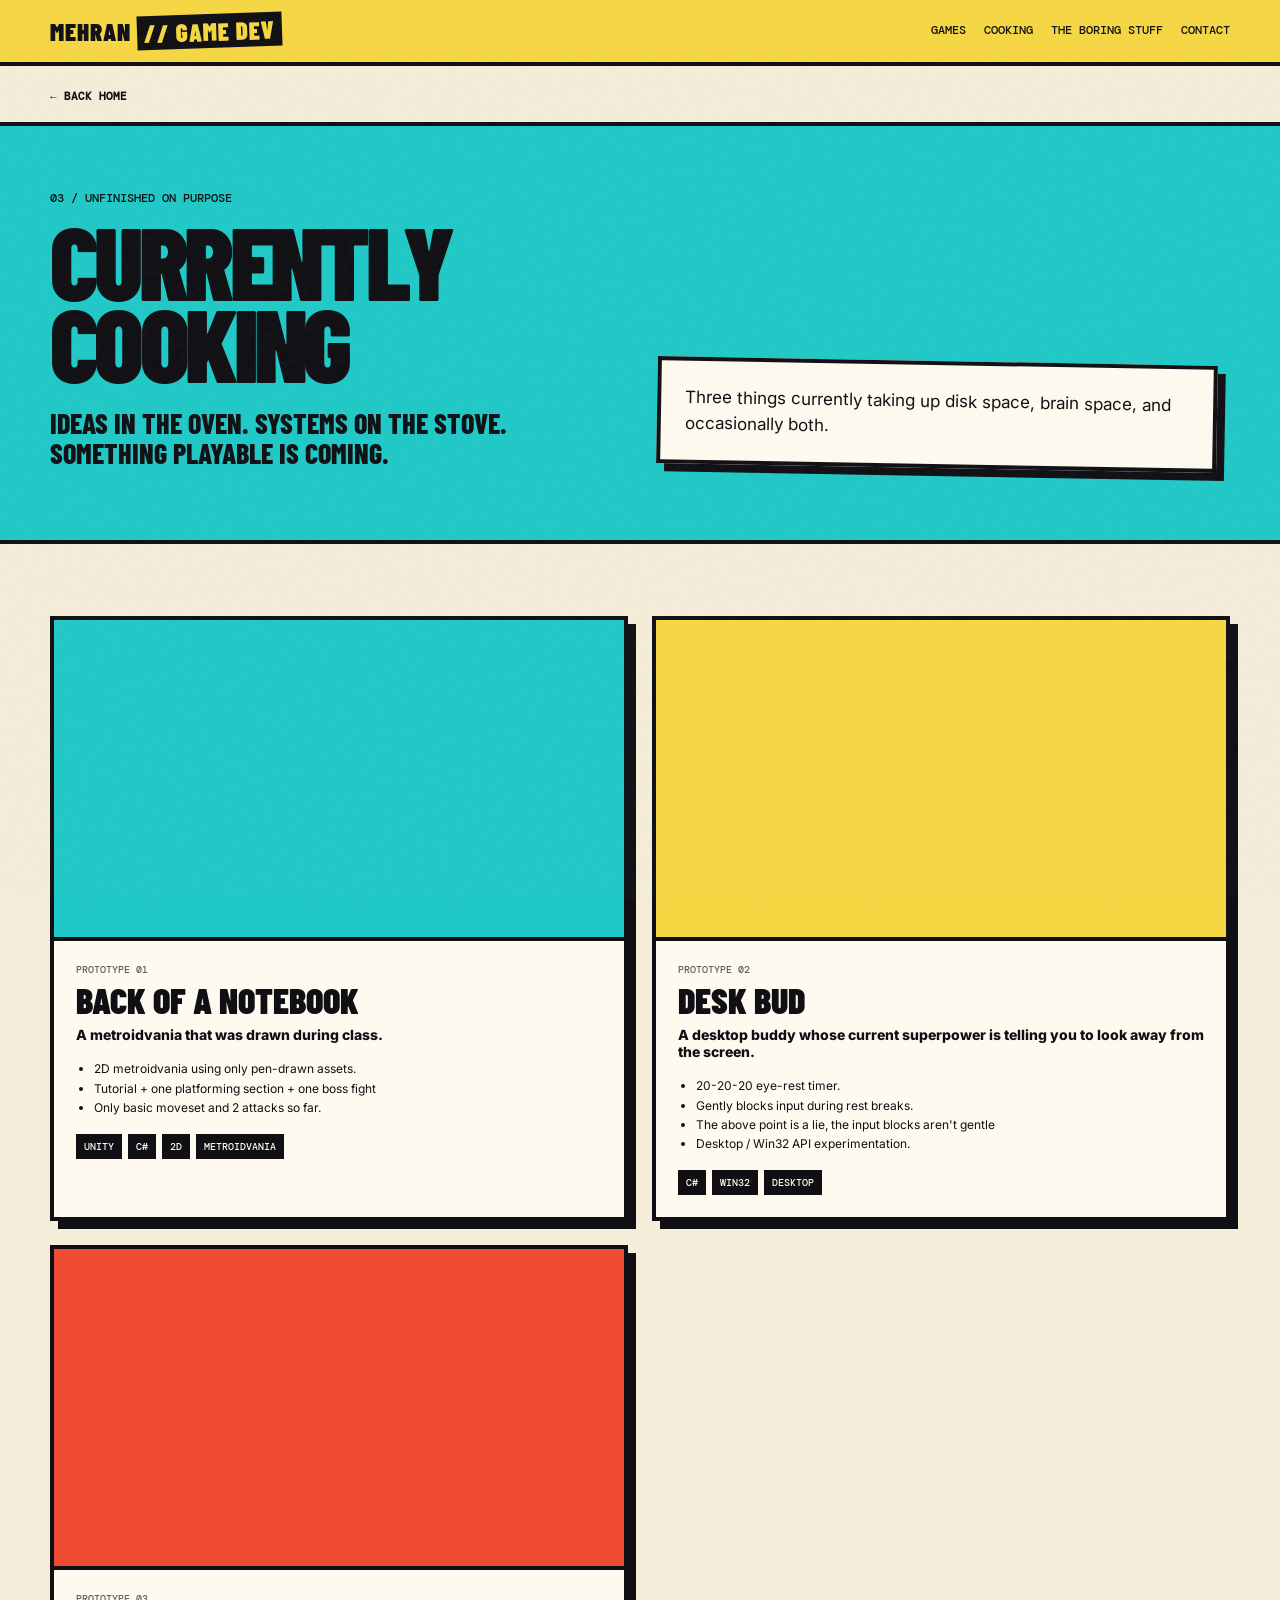
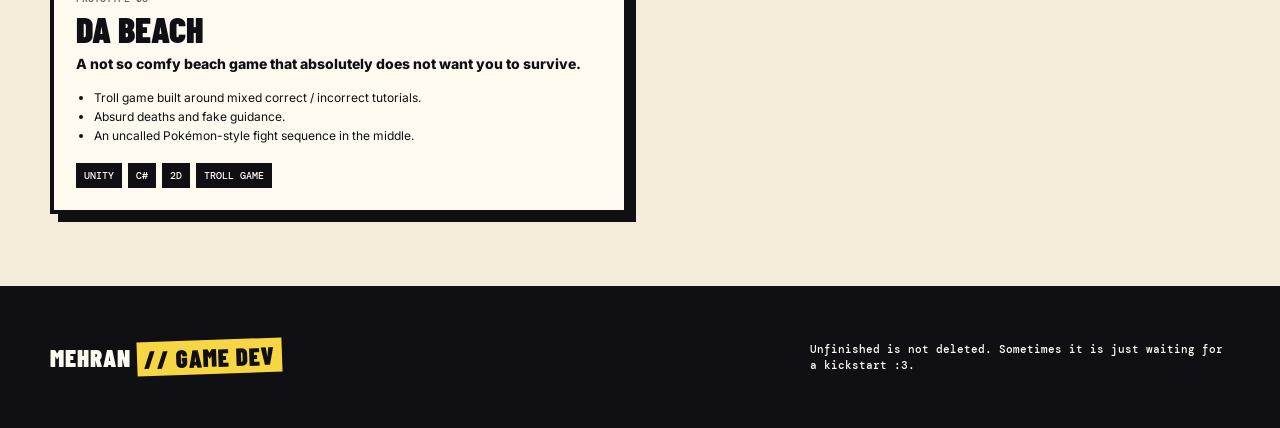
<file: cooking.html>
<!DOCTYPE html>
<html lang="en">
<head>
<meta charset="UTF-8">
<meta name="viewport" content="width=device-width,initial-scale=1.0">
<title>CURRENTLY COOKING // MEHRAN</title>
<link rel="stylesheet" href="css/style.css">
<script src="js/cooking.js" defer></script>
<script src="js/cooking-renderer.js" defer></script>
</head>
<body>
<div class="noise"></div>

<header class="topbar">
  <div class="wrap">
    <div class="logo"><a href="index.html" style="text-decoration:none">MEHRAN <span>// GAME DEV</span></a></div>
    <nav>
      <a href="index.html#games">games</a>
      <a href="cooking.html">cooking</a>
      <a href="index.html#about">the boring stuff</a>
      <a href="index.html#contact">contact</a>
    </nav>
  </div>
</header>

<div class="back-row"><div class="wrap"><a href="index.html">← back home</a></div></div>

<section class="project-hero cyan">
  <div class="wrap">
    <div class="project-top">
      <div>
        <div class="project-label">03 / UNFINISHED ON PURPOSE</div>
        <h1 class="project-title">CURRENTLY<br>COOKING</h1>
        <div class="project-hook">Ideas in the oven. Systems on the stove. Something playable is coming.</div>
      </div>
      <div class="project-intro">Three things currently taking up disk space, brain space, and occasionally both.</div>
    </div>
  </div>
</section>

<section class="project-body">
  <div class="wrap">
    <div class="game-grid" id="cooking-grid"></div>
  </div>
</section>

<footer class="site-footer">
  <div class="wrap footer-grid">
    <div class="logo">MEHRAN <span>// GAME DEV</span></div>
    <div class="footer-small">Unfinished is not deleted. Sometimes it is just waiting for a kickstart :3.</div>
  </div>
</footer>
</body>
</html>
</file>
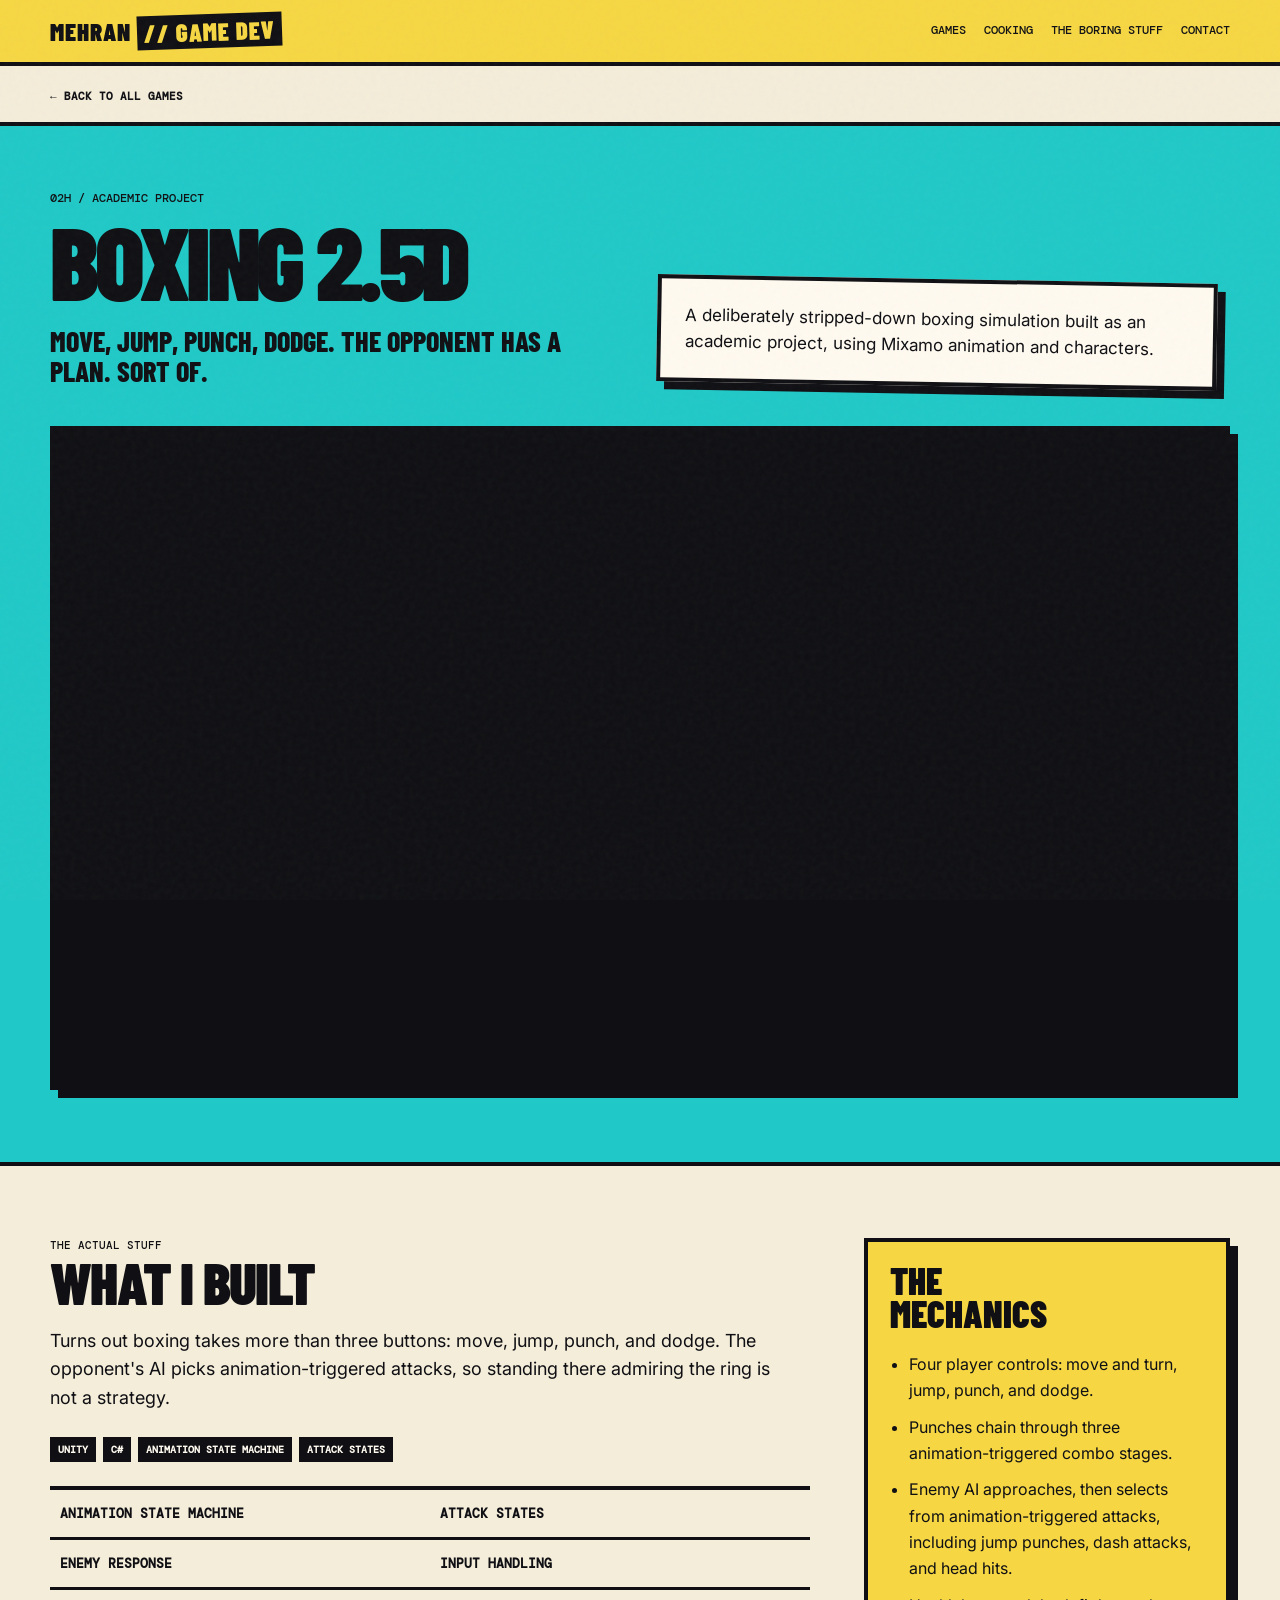
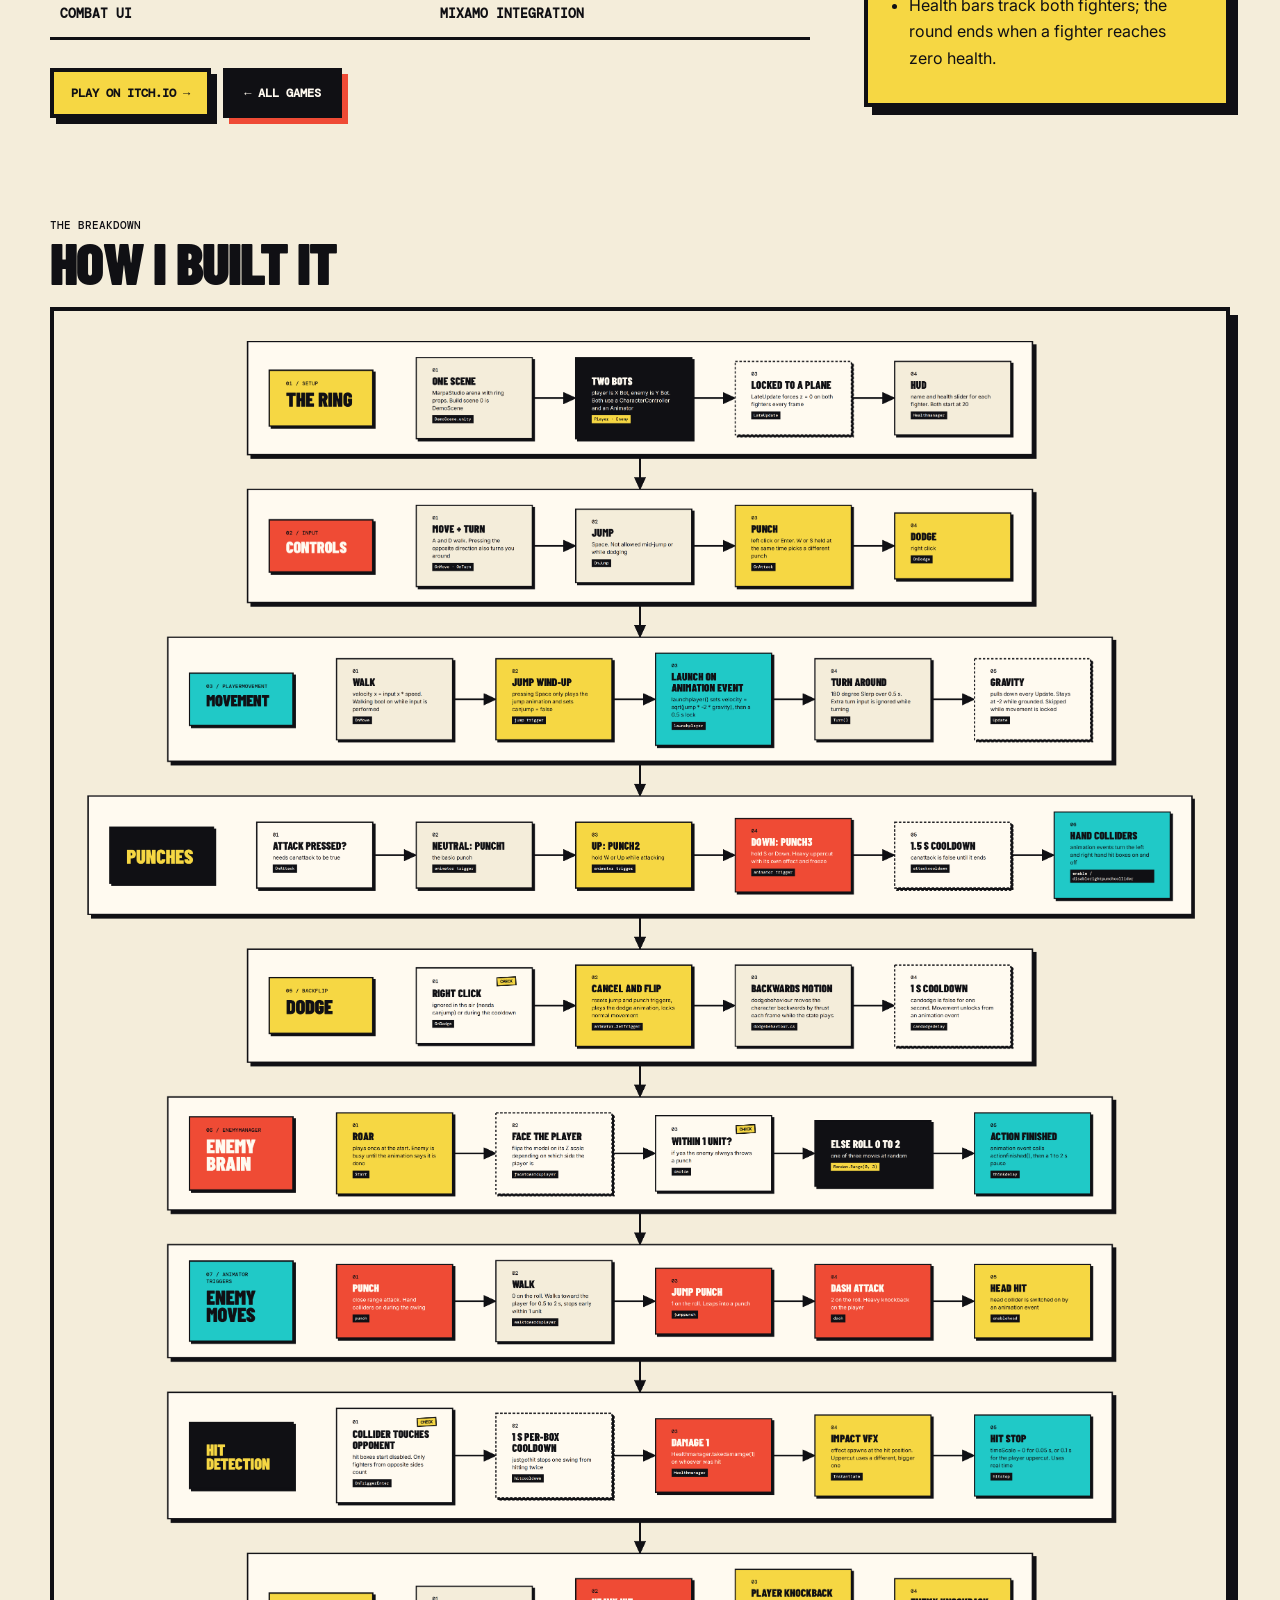
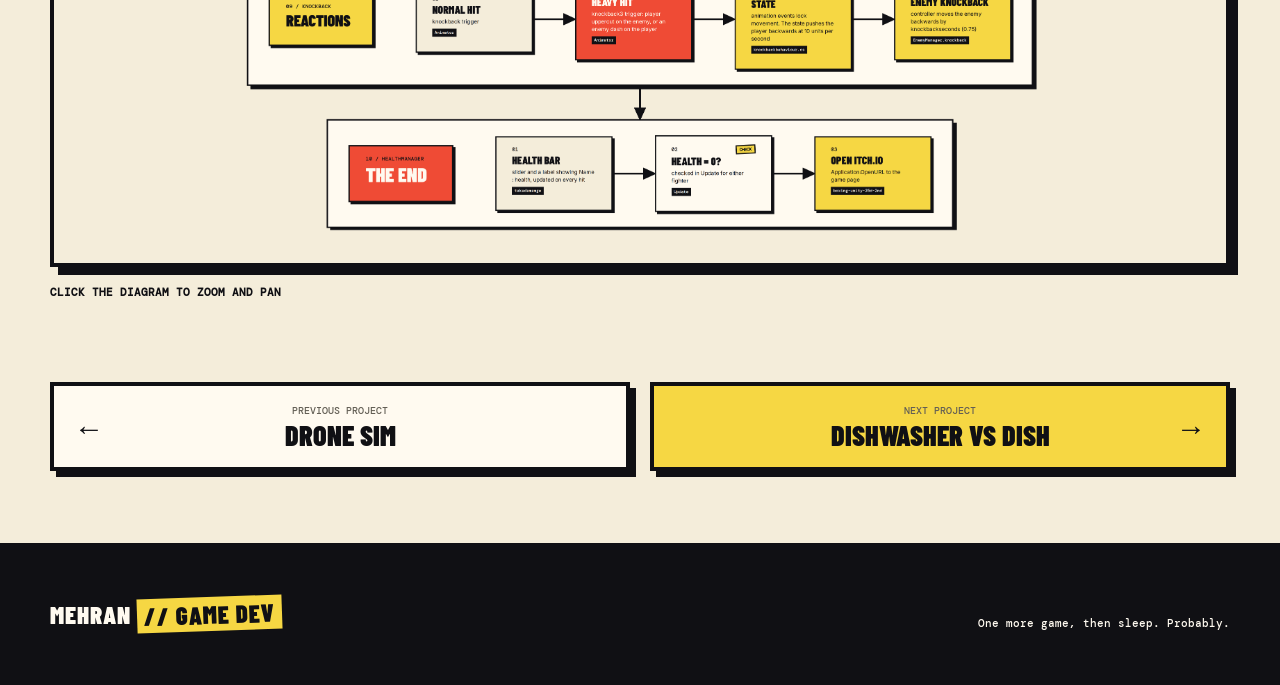
<file: games/boxing-2-5d.html>
<!DOCTYPE html>
<html lang="en">
<head>
<meta charset="UTF-8">
<meta name="viewport" content="width=device-width, initial-scale=1.0">
<title>Boxing 2.5D // MEHRAN</title>
<meta name="description" content="Boxing 2.5D — project page by Mehran, solo indie game developer.">
<link rel="stylesheet" href="../css/style.css">
<script src="../js/project-breakdown.js?v=5" defer></script>
</head>
<body>
<div class="noise"></div>

<header class="topbar">
  <div class="wrap">
    <div class="logo"><a href="../index.html" style="text-decoration:none">MEHRAN <span>// GAME DEV</span></a></div>
    <nav>
      <a href="../index.html#games">games</a>
      <a href="../index.html#cooking">cooking</a>
      <a href="../index.html#about">the boring stuff</a>
      <a href="../index.html#contact">contact</a>
    </nav>
  </div>
</header>

<div class="back-row">
  <div class="wrap"><a href="../index.html#games">← back to all games</a></div>
</div>

<main>
<section class="project-hero cyan">
  <div class="wrap">
    <div class="project-top">
      <div>
        <div class="project-label">02H / ACADEMIC PROJECT</div>
        <h1 class="project-title">Boxing 2.5D</h1>
        <div class="project-hook">Move, jump, punch, dodge. The opponent has a plan. Sort of.</div>
      </div>
      <div class="project-intro">A deliberately stripped-down boxing simulation built as an academic project, using Mixamo animation and characters.</div>
    </div>
    <div class="project-media">
      <video autoplay muted loop playsinline preload="metadata" aria-label="Boxing 2.5D gameplay">
  <source src="../assets/games/boxing-2-5d/boxing 25.mp4" type="video/mp4">
</video>
      <div class="media-empty">DROP YOUR GAMEPLAY CLIP IN<br>assets/games/boxing-2-5d/</div>
    </div>
  </div>
</section>

<section class="project-body">
  <div class="wrap project-grid">
    <div>
      <div class="eyebrow">THE ACTUAL STUFF</div>
      <h2>WHAT I BUILT</h2>
      <div class="project-copy">
        <p>Turns out boxing takes more than three buttons: move, jump, punch, and dodge. The opponent's AI picks animation-triggered attacks, so standing there admiring the ring is not a strategy.</p>
      </div>
      <div class="project-tags"><span class="project-tag">UNITY</span><span class="project-tag">C#</span><span class="project-tag">ANIMATION STATE MACHINE</span><span class="project-tag">ATTACK STATES</span></div>
      <div class="system-list"><div class="system-item">Animation state machine</div><div class="system-item">Attack states</div><div class="system-item">Enemy response</div><div class="system-item">Input handling</div><div class="system-item">Combat UI</div><div class="system-item">Mixamo integration</div></div>
      <div class="project-cta">
        <a class="project-button" href="https://mehran13579.itch.io/boxing-unity-25d-2nd" target="_blank" rel="noopener">PLAY ON ITCH.IO →</a>
        <a class="project-button dark" href="../index.html#games">← ALL GAMES</a>
      </div>
    </div>
    <aside class="project-aside">
      <h3>THE<br>MECHANICS</h3>
      <ul class="project-bullets"><li>Four player controls: move and turn, jump, punch, and dodge.</li><li>Punches chain through three animation-triggered combo stages.</li><li>Enemy AI approaches, then selects from animation-triggered attacks, including jump punches, dash attacks, and head hits.</li><li>Health bars track both fighters; the round ends when a fighter reaches zero health.</li></ul>
    </aside>
  </div>
  <div class="wrap" style="margin-top:100px;">
    <div class="eyebrow">THE BREAKDOWN</div>
    <h2>HOW I BUILT IT</h2>
    <button class="breakdown-image-trigger" type="button" data-breakdown-image="../assets/games/boxing-2-5d/boxing-2-5d-project-analysis.png" data-breakdown-title="Boxing 2.5D system diagram" aria-label="Open full Boxing 2.5D diagram">
      <img src="../assets/games/boxing-2-5d/boxing-2-5d-project-analysis.png" alt="Project analysis diagram for Boxing 2.5D showing the ring setup, player controls and movement, punch combos, enemy AI, hit detection, health, and end flow" loading="lazy">
    </button>
    <p class="breakdown-zoom-cue">Click the diagram to zoom and pan</p>
  </div>
</section>
</main>

<nav class="project-pagination wrap" aria-label="Project navigation">
  <a class="project-pagination-link previous" href="drone-combat-simulation.html" aria-label="Previous project: Drone Sim" rel="prev">
    <span class="project-pagination-arrow" aria-hidden="true">←</span>
    <span><span class="project-pagination-label">PREVIOUS PROJECT</span><span class="project-pagination-title">Drone Sim</span></span>
  </a>
  <a class="project-pagination-link next" href="dishwasher-vs-dish.html" aria-label="Next project: Dishwasher vs Dish" rel="next">
    <span><span class="project-pagination-label">NEXT PROJECT</span><span class="project-pagination-title">Dishwasher vs Dish</span></span>
    <span class="project-pagination-arrow" aria-hidden="true">→</span>
  </a>
</nav>

<footer class="site-footer" id="contact">
  <div class="wrap footer-grid">
    <div class="logo">MEHRAN <span>// GAME DEV</span></div>
    <div class="footer-small">One more game, then sleep. Probably. </div>
  </div>
</footer>
<dialog class="breakdown-lightbox" aria-label="Project breakdown image viewer">
  <div class="breakdown-lightbox-content">
    <div class="breakdown-lightbox-toolbar">
      <button type="button" data-breakdown-zoom="out" aria-label="Zoom out">−</button>
      <button type="button" data-breakdown-zoom="in" aria-label="Zoom in">+</button>
      <button type="button" data-breakdown-zoom="reset">FIT WIDTH</button>
      <button class="breakdown-lightbox-close" type="button" data-breakdown-close>CLOSE ×</button>
    </div>
    <div class="breakdown-lightbox-stage" data-breakdown-stage>
      <img alt="">
    </div>
    <p class="breakdown-lightbox-hint">Pinch or scroll to zoom · Drag to pan · FIT WIDTH to reset · Esc to close</p>
  </div>
</dialog>
</body>
</html>
</file>
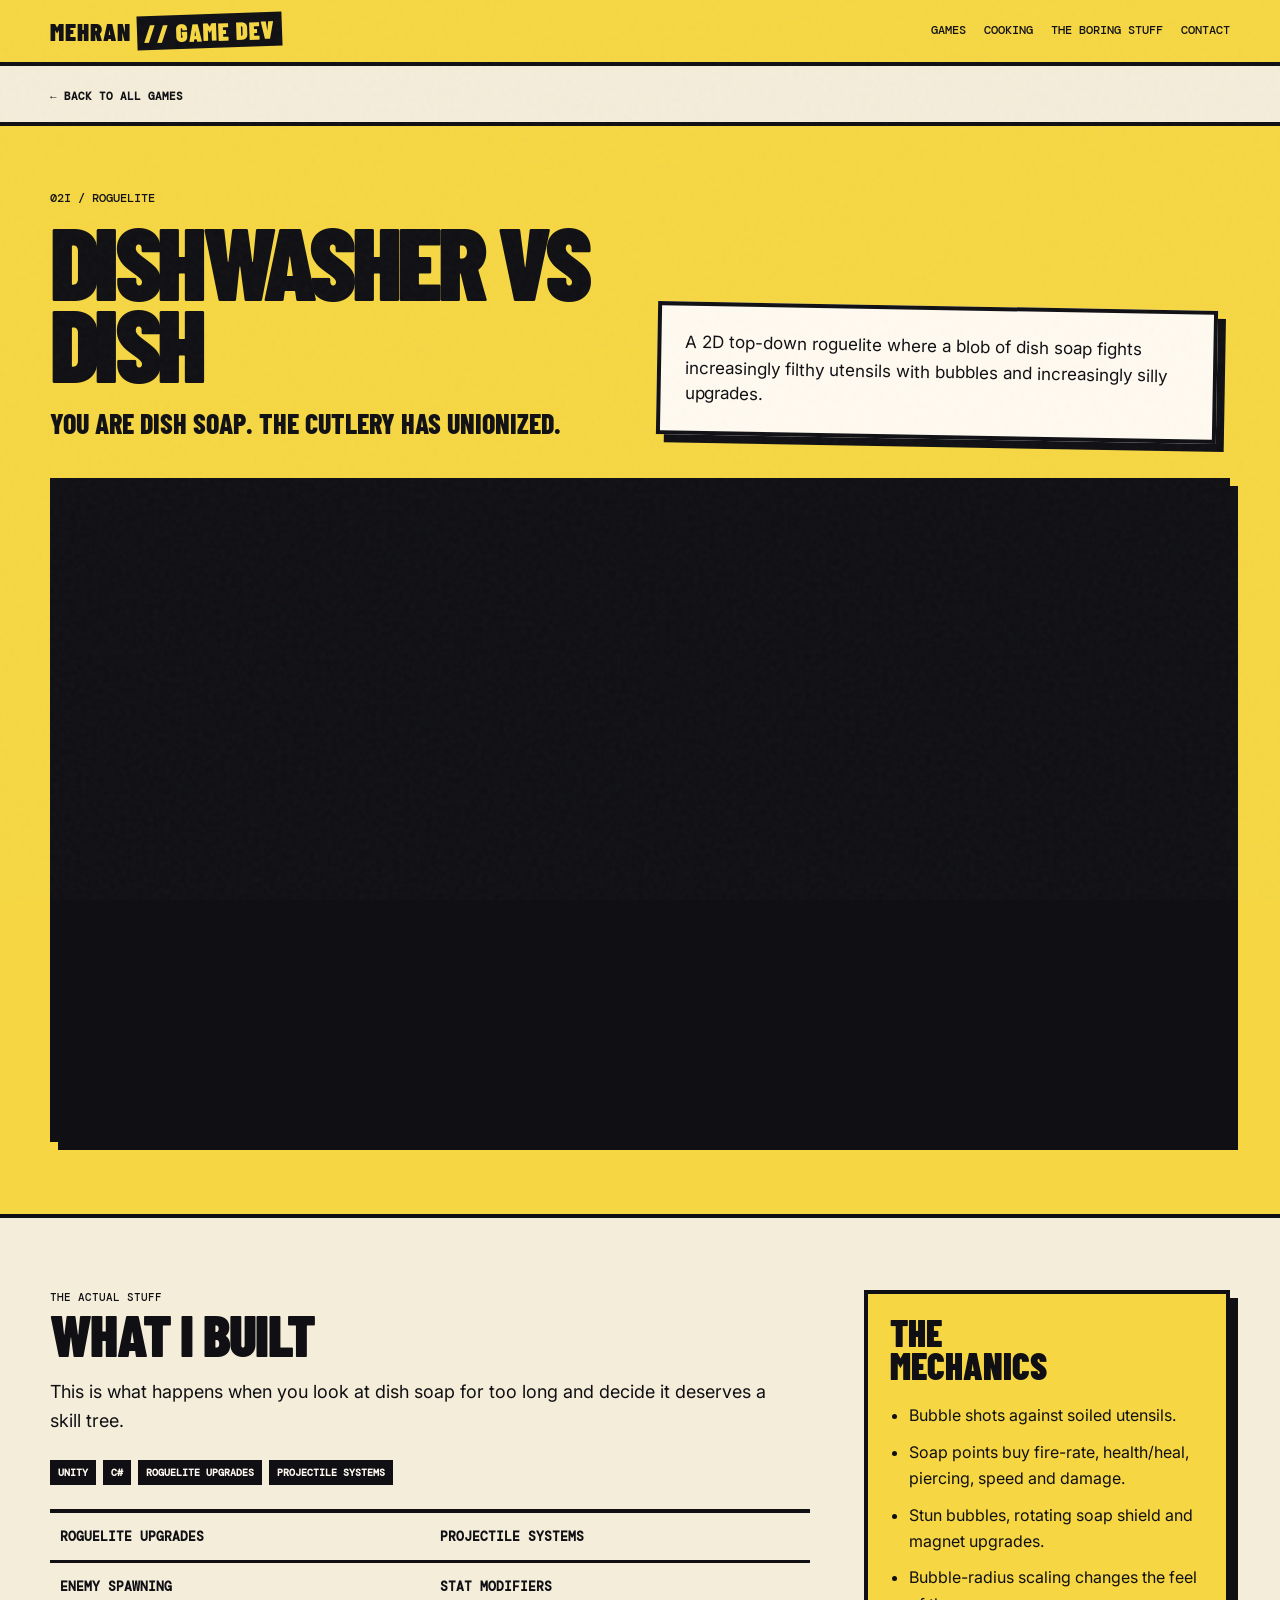
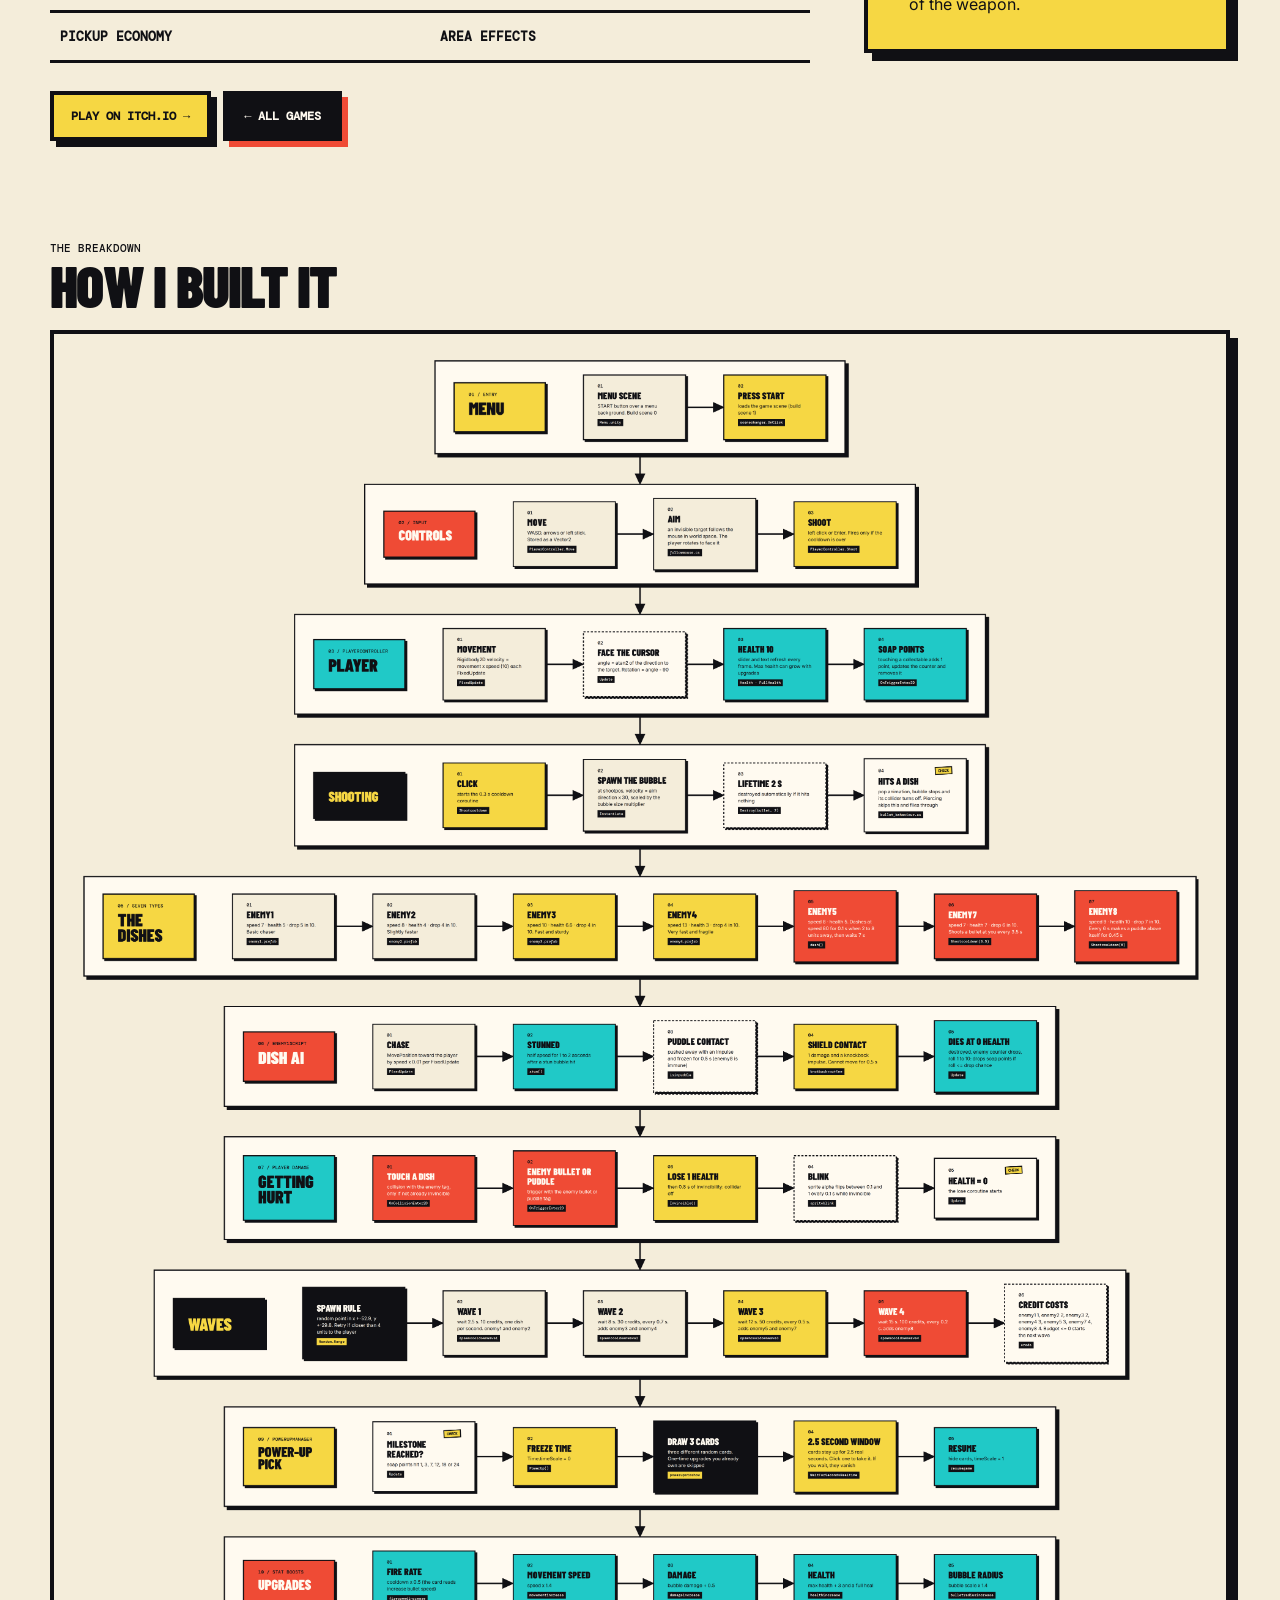
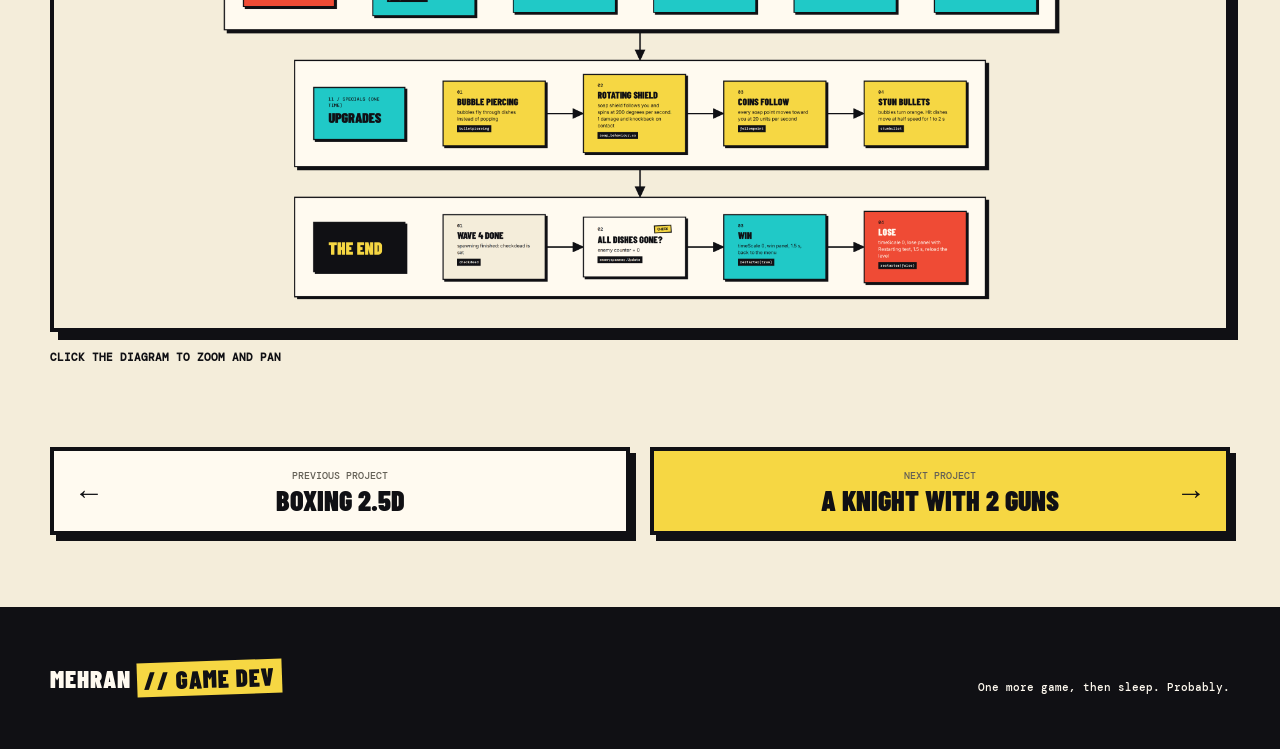
<file: games/dishwasher-vs-dish.html>
<!DOCTYPE html>
<html lang="en">
<head>
<meta charset="UTF-8">
<meta name="viewport" content="width=device-width, initial-scale=1.0">
<title>Dishwasher vs Dish // MEHRAN</title>
<meta name="description" content="Dishwasher vs Dish — project page by Mehran, solo indie game developer.">
<link rel="stylesheet" href="../css/style.css">
<script src="../js/project-breakdown.js?v=5" defer></script>
</head>
<body>
<div class="noise"></div>

<header class="topbar">
  <div class="wrap">
    <div class="logo"><a href="../index.html" style="text-decoration:none">MEHRAN <span>// GAME DEV</span></a></div>
    <nav>
      <a href="../index.html#games">games</a>
      <a href="../index.html#cooking">cooking</a>
      <a href="../index.html#about">the boring stuff</a>
      <a href="../index.html#contact">contact</a>
    </nav>
  </div>
</header>

<div class="back-row">
  <div class="wrap"><a href="../index.html#games">← back to all games</a></div>
</div>

<main>
<section class="project-hero yellow">
  <div class="wrap">
    <div class="project-top">
      <div>
        <div class="project-label">02I / ROGUELITE</div>
        <h1 class="project-title">Dishwasher vs Dish</h1>
        <div class="project-hook">You are dish soap. The cutlery has unionized.</div>
      </div>
      <div class="project-intro">A 2D top-down roguelite where a blob of dish soap fights increasingly filthy utensils with bubbles and increasingly silly upgrades.</div>
    </div>
    <div class="project-media">
      <video autoplay muted loop playsinline preload="metadata" aria-label="Dishwasher vs Dish gameplay">
  <source src="../assets/games/dishwasher-vs-dish/dish landing.mp4" type="video/mp4">
</video>
      <div class="media-empty">DROP YOUR GAMEPLAY CLIP IN<br>assets/games/dishwasher-vs-dish/</div>
    </div>
  </div>
</section>

<section class="project-body">
  <div class="wrap project-grid">
    <div>
      <div class="eyebrow">THE ACTUAL STUFF</div>
      <h2>WHAT I BUILT</h2>
      <div class="project-copy">
        <p>This is what happens when you look at dish soap for too long and decide it deserves a skill tree.</p>
      </div>
      <div class="project-tags"><span class="project-tag">UNITY</span><span class="project-tag">C#</span><span class="project-tag">ROGUELITE UPGRADES</span><span class="project-tag">PROJECTILE SYSTEMS</span></div>
      <div class="system-list"><div class="system-item">Roguelite upgrades</div><div class="system-item">Projectile systems</div><div class="system-item">Enemy spawning</div><div class="system-item">Stat modifiers</div><div class="system-item">Pickup economy</div><div class="system-item">Area effects</div></div>
      <div class="project-cta">
        <a class="project-button" href="https://mehran13579.itch.io/dish-vs-dishwasher" target="_blank" rel="noopener">PLAY ON ITCH.IO →</a>
        <a class="project-button dark" href="../index.html#games">← ALL GAMES</a>
      </div>
    </div>
    <aside class="project-aside">
      <h3>THE<br>MECHANICS</h3>
      <ul class="project-bullets"><li>Bubble shots against soiled utensils.</li><li>Soap points buy fire-rate, health/heal, piercing, speed and damage.</li><li>Stun bubbles, rotating soap shield and magnet upgrades.</li><li>Bubble-radius scaling changes the feel of the weapon.</li></ul>
    </aside>
  </div>
  <div class="wrap" style="margin-top:100px;">
    <div class="eyebrow">THE BREAKDOWN</div>
    <h2>HOW I BUILT IT</h2>
    <button class="breakdown-image-trigger" type="button" data-breakdown-image="../assets/games/dishwasher-vs-dish/dishwasher-vs-dish-project-analysis.png" data-breakdown-title="Dishwasher vs Dish system diagram" aria-label="Open full Dishwasher vs Dish diagram">
      <img src="../assets/games/dishwasher-vs-dish/dishwasher-vs-dish-project-analysis.png" alt="Project analysis diagram for Dishwasher vs Dish showing player movement, bubble shooting, dish enemies, waves, power-up picks, and upgrades" loading="lazy">
    </button>
    <p class="breakdown-zoom-cue">Click the diagram to zoom and pan</p>
  </div>
</section>
</main>

<nav class="project-pagination wrap" aria-label="Project navigation">
  <a class="project-pagination-link previous" href="boxing-2-5d.html" aria-label="Previous project: Boxing 2.5D" rel="prev">
    <span class="project-pagination-arrow" aria-hidden="true">←</span>
    <span><span class="project-pagination-label">PREVIOUS PROJECT</span><span class="project-pagination-title">Boxing 2.5D</span></span>
  </a>
  <a class="project-pagination-link next" href="knight.html" aria-label="Next project: A Knight With 2 Guns: Trapped Without a Sun" rel="next">
    <span><span class="project-pagination-label">NEXT PROJECT</span><span class="project-pagination-title">A Knight With 2 Guns</span></span>
    <span class="project-pagination-arrow" aria-hidden="true">→</span>
  </a>
</nav>

<footer class="site-footer" id="contact">
  <div class="wrap footer-grid">
    <div class="logo">MEHRAN <span>// GAME DEV</span></div>
    <div class="footer-small">One more game, then sleep. Probably.</div>
  </div>
</footer>
<dialog class="breakdown-lightbox" aria-label="Project breakdown image viewer">
  <div class="breakdown-lightbox-content">
    <div class="breakdown-lightbox-toolbar">
      <button type="button" data-breakdown-zoom="out" aria-label="Zoom out">−</button>
      <button type="button" data-breakdown-zoom="in" aria-label="Zoom in">+</button>
      <button type="button" data-breakdown-zoom="reset">FIT WIDTH</button>
      <button class="breakdown-lightbox-close" type="button" data-breakdown-close>CLOSE ×</button>
    </div>
    <div class="breakdown-lightbox-stage" data-breakdown-stage>
      <img alt="">
    </div>
    <p class="breakdown-lightbox-hint">Pinch or scroll to zoom · Drag to pan · FIT WIDTH to reset · Esc to close</p>
  </div>
</dialog>
</body>
</html>
</file>
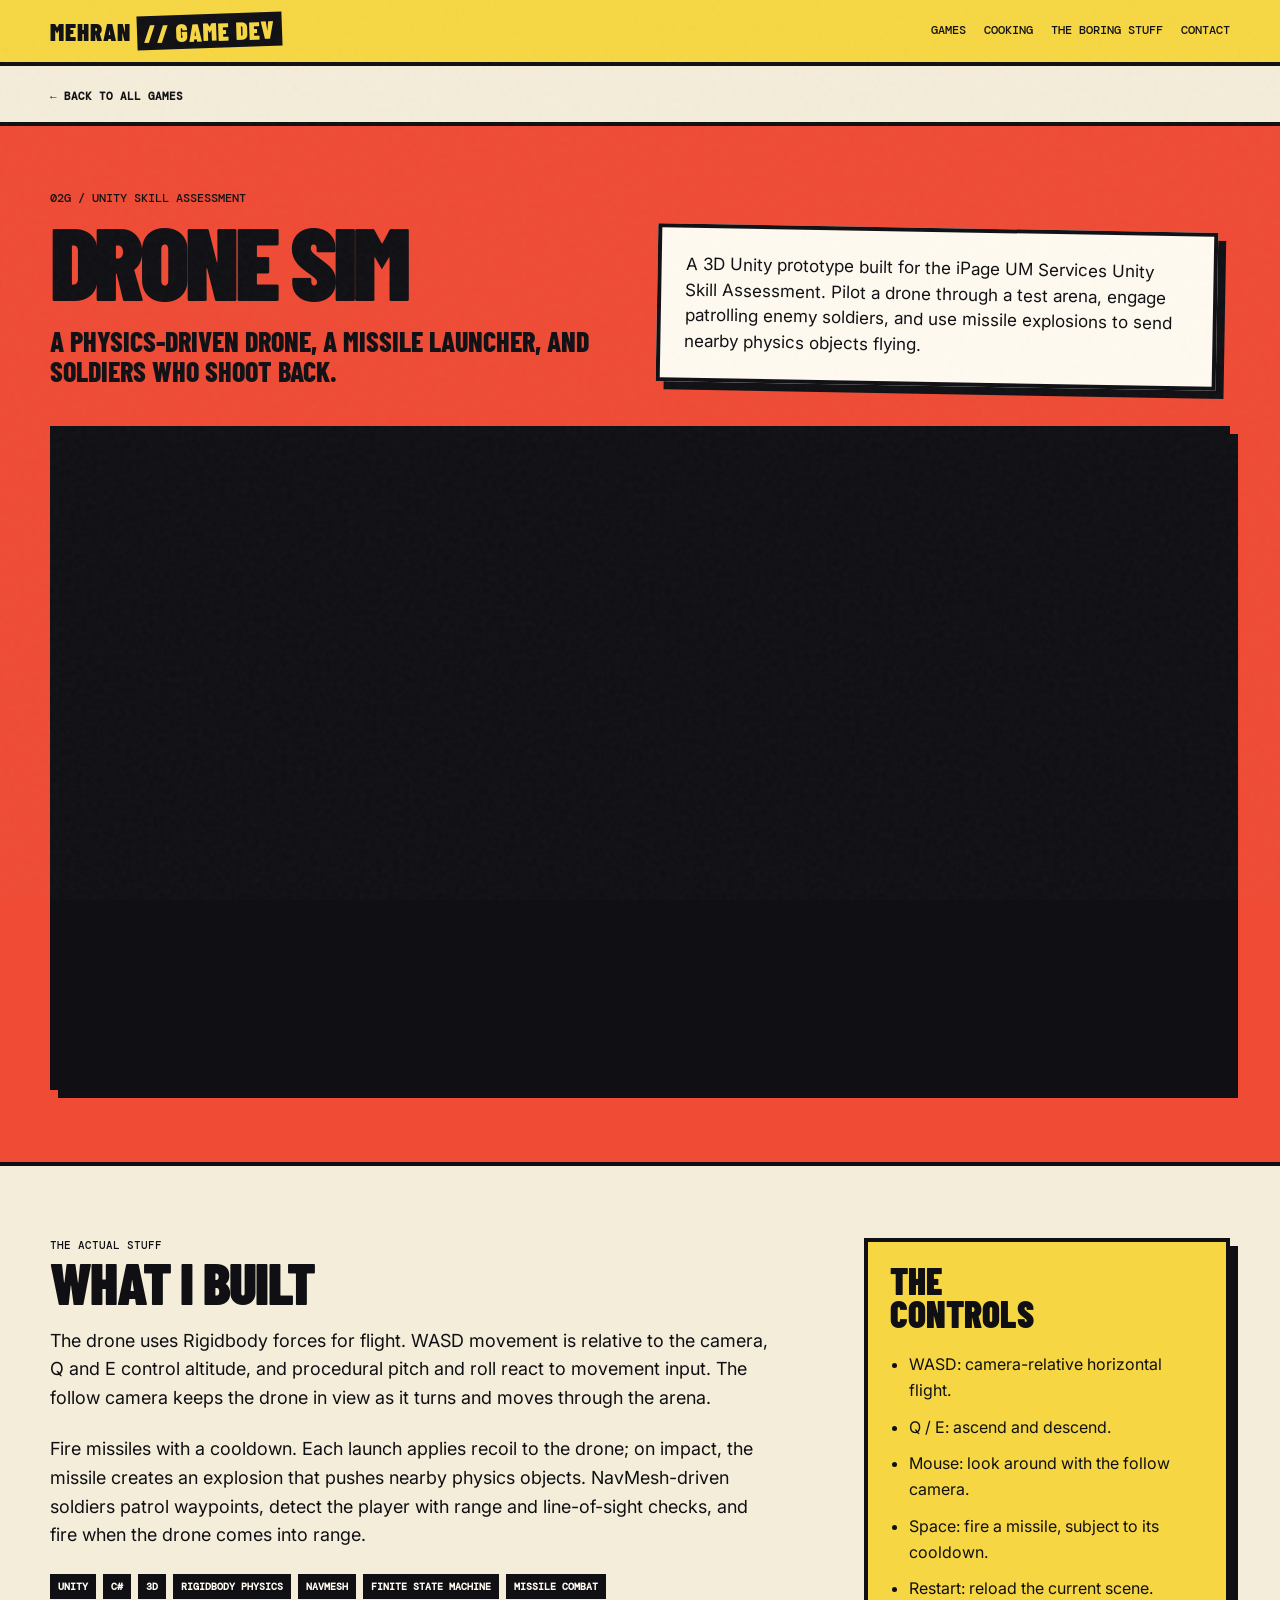
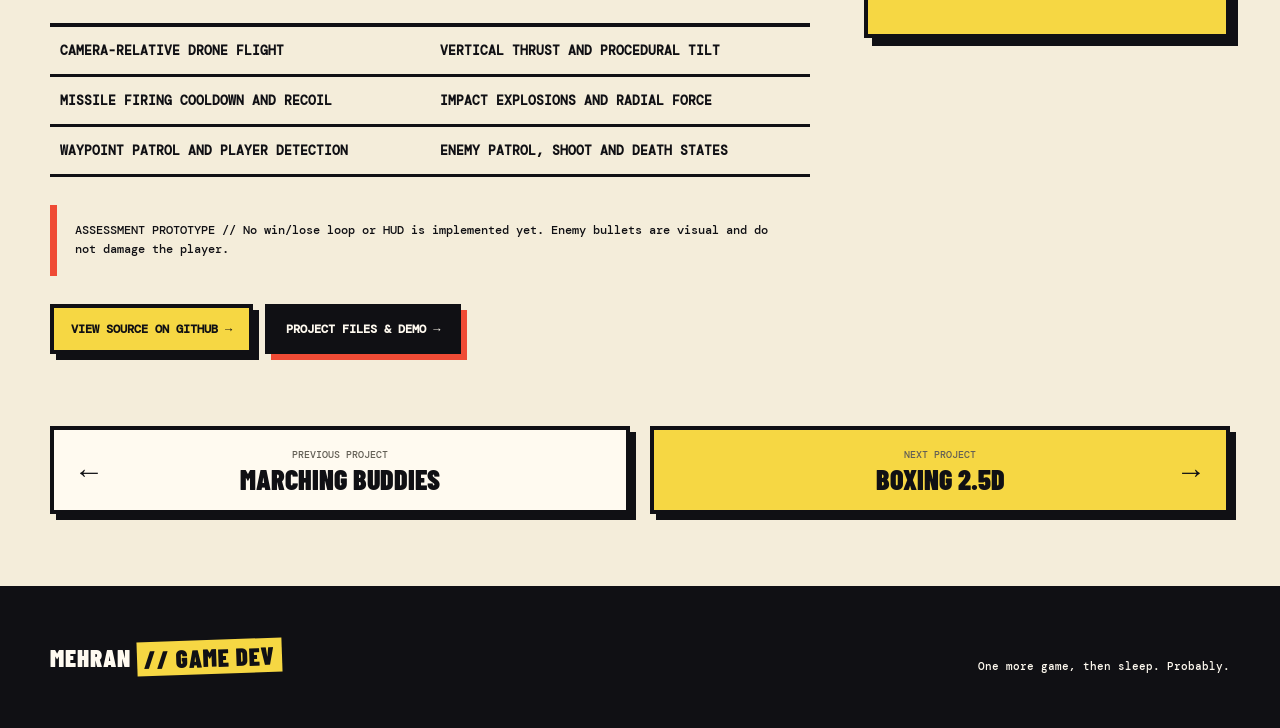
<file: games/drone-combat-simulation.html>
<!DOCTYPE html>
<html lang="en">
<head>
<meta charset="UTF-8">
<meta name="viewport" content="width=device-width, initial-scale=1.0">
<title>Drone Sim // MEHRAN</title>
<meta name="description" content="A Unity 3D drone combat prototype with physics-based flight, missile attacks, explosion forces, and NavMesh enemy AI.">
<link rel="stylesheet" href="../css/style.css">
</head>
<body>
<div class="noise"></div>

<header class="topbar">
  <div class="wrap">
    <div class="logo"><a href="../index.html" style="text-decoration:none">MEHRAN <span>// GAME DEV</span></a></div>
    <nav>
      <a href="../index.html#games">games</a>
      <a href="../index.html#cooking">cooking</a>
      <a href="../index.html#about">the boring stuff</a>
      <a href="../index.html#contact">contact</a>
    </nav>
  </div>
</header>

<div class="back-row">
  <div class="wrap"><a href="../index.html#games">← back to all games</a></div>
</div>

<main>
<section class="project-hero red">
  <div class="wrap">
    <div class="project-top">
      <div>
        <div class="project-label">02G / UNITY SKILL ASSESSMENT</div>
        <h1 class="project-title">Drone Sim</h1>
        <div class="project-hook">A physics-driven drone, a missile launcher, and soldiers who shoot back.</div>
      </div>
      <div class="project-intro">A 3D Unity prototype built for the iPage UM Services Unity Skill Assessment. Pilot a drone through a test arena, engage patrolling enemy soldiers, and use missile explosions to send nearby physics objects flying.</div>
    </div>
    <div class="project-media">
      <video autoplay muted loop playsinline preload="metadata" aria-label="Drone combat prototype gameplay">
        <source src="../assets/games/drone sim/drone sim.mp4" type="video/mp4">
      </video>
      <div class="media-empty">DEMO VIDEO<br>assets/games/drone sim/drone sim.mp4</div>
    </div>
  </div>
</section>

<section class="project-body">
  <div class="wrap project-grid">
    <div>
      <div class="eyebrow">THE ACTUAL STUFF</div>
      <h2>WHAT I BUILT</h2>
      <div class="project-copy">
        <p>The drone uses Rigidbody forces for flight. WASD movement is relative to the camera, Q and E control altitude, and procedural pitch and roll react to movement input. The follow camera keeps the drone in view as it turns and moves through the arena.</p>
        <p>Fire missiles with a cooldown. Each launch applies recoil to the drone; on impact, the missile creates an explosion that pushes nearby physics objects. NavMesh-driven soldiers patrol waypoints, detect the player with range and line-of-sight checks, and fire when the drone comes into range.</p>
      </div>
      <div class="project-tags">
        <span class="project-tag">UNITY</span>
        <span class="project-tag">C#</span>
        <span class="project-tag">3D</span>
        <span class="project-tag">RIGIDBODY PHYSICS</span>
        <span class="project-tag">NAVMESH</span>
        <span class="project-tag">FINITE STATE MACHINE</span>
        <span class="project-tag">MISSILE COMBAT</span>
      </div>
      <div class="system-list">
        <div class="system-item">Camera-relative drone flight</div>
        <div class="system-item">Vertical thrust and procedural tilt</div>
        <div class="system-item">Missile firing cooldown and recoil</div>
        <div class="system-item">Impact explosions and radial force</div>
        <div class="system-item">Waypoint patrol and player detection</div>
        <div class="system-item">Enemy patrol, shoot and death states</div>
      </div>
      <div class="project-note">ASSESSMENT PROTOTYPE // No win/lose loop or HUD is implemented yet. Enemy bullets are visual and do not damage the player.</div>
      <div class="project-cta">
        <a class="project-button" href="https://github.com/Mehran579/unity-skill-assement-task-mehran" target="_blank" rel="noopener">VIEW SOURCE ON GITHUB →</a>
        <a class="project-button dark" href="https://drive.google.com/drive/folders/1wuJosq86xEcOhkyv9n3pV3x0jXEovHQY?usp=sharing" target="_blank" rel="noopener">PROJECT FILES &amp; DEMO →</a>
      </div>
    </div>
    <aside class="project-aside">
      <h3>THE<br>CONTROLS</h3>
      <ul class="project-bullets">
        <li>WASD: camera-relative horizontal flight.</li>
        <li>Q / E: ascend and descend.</li>
        <li>Mouse: look around with the follow camera.</li>
        <li>Space: fire a missile, subject to its cooldown.</li>
        <li>Restart: reload the current scene.</li>
      </ul>
    </aside>
  </div>
</section>
</main>

<nav class="project-pagination wrap" aria-label="Project navigation">
  <a class="project-pagination-link previous" href="marching-buddies.html" aria-label="Previous project: Marching Buddies" rel="prev">
    <span class="project-pagination-arrow" aria-hidden="true">←</span>
    <span><span class="project-pagination-label">PREVIOUS PROJECT</span><span class="project-pagination-title">Marching Buddies</span></span>
  </a>
  <a class="project-pagination-link next" href="boxing-2-5d.html" aria-label="Next project: Boxing 2.5D" rel="next">
    <span><span class="project-pagination-label">NEXT PROJECT</span><span class="project-pagination-title">Boxing 2.5D</span></span>
    <span class="project-pagination-arrow" aria-hidden="true">→</span>
  </a>
</nav>

<footer class="site-footer" id="contact">
  <div class="wrap footer-grid">
    <div class="logo">MEHRAN <span>// GAME DEV</span></div>
    <div class="footer-small">One more game, then sleep. Probably.</div>
  </div>
</footer>
</body>
</html>
</file>
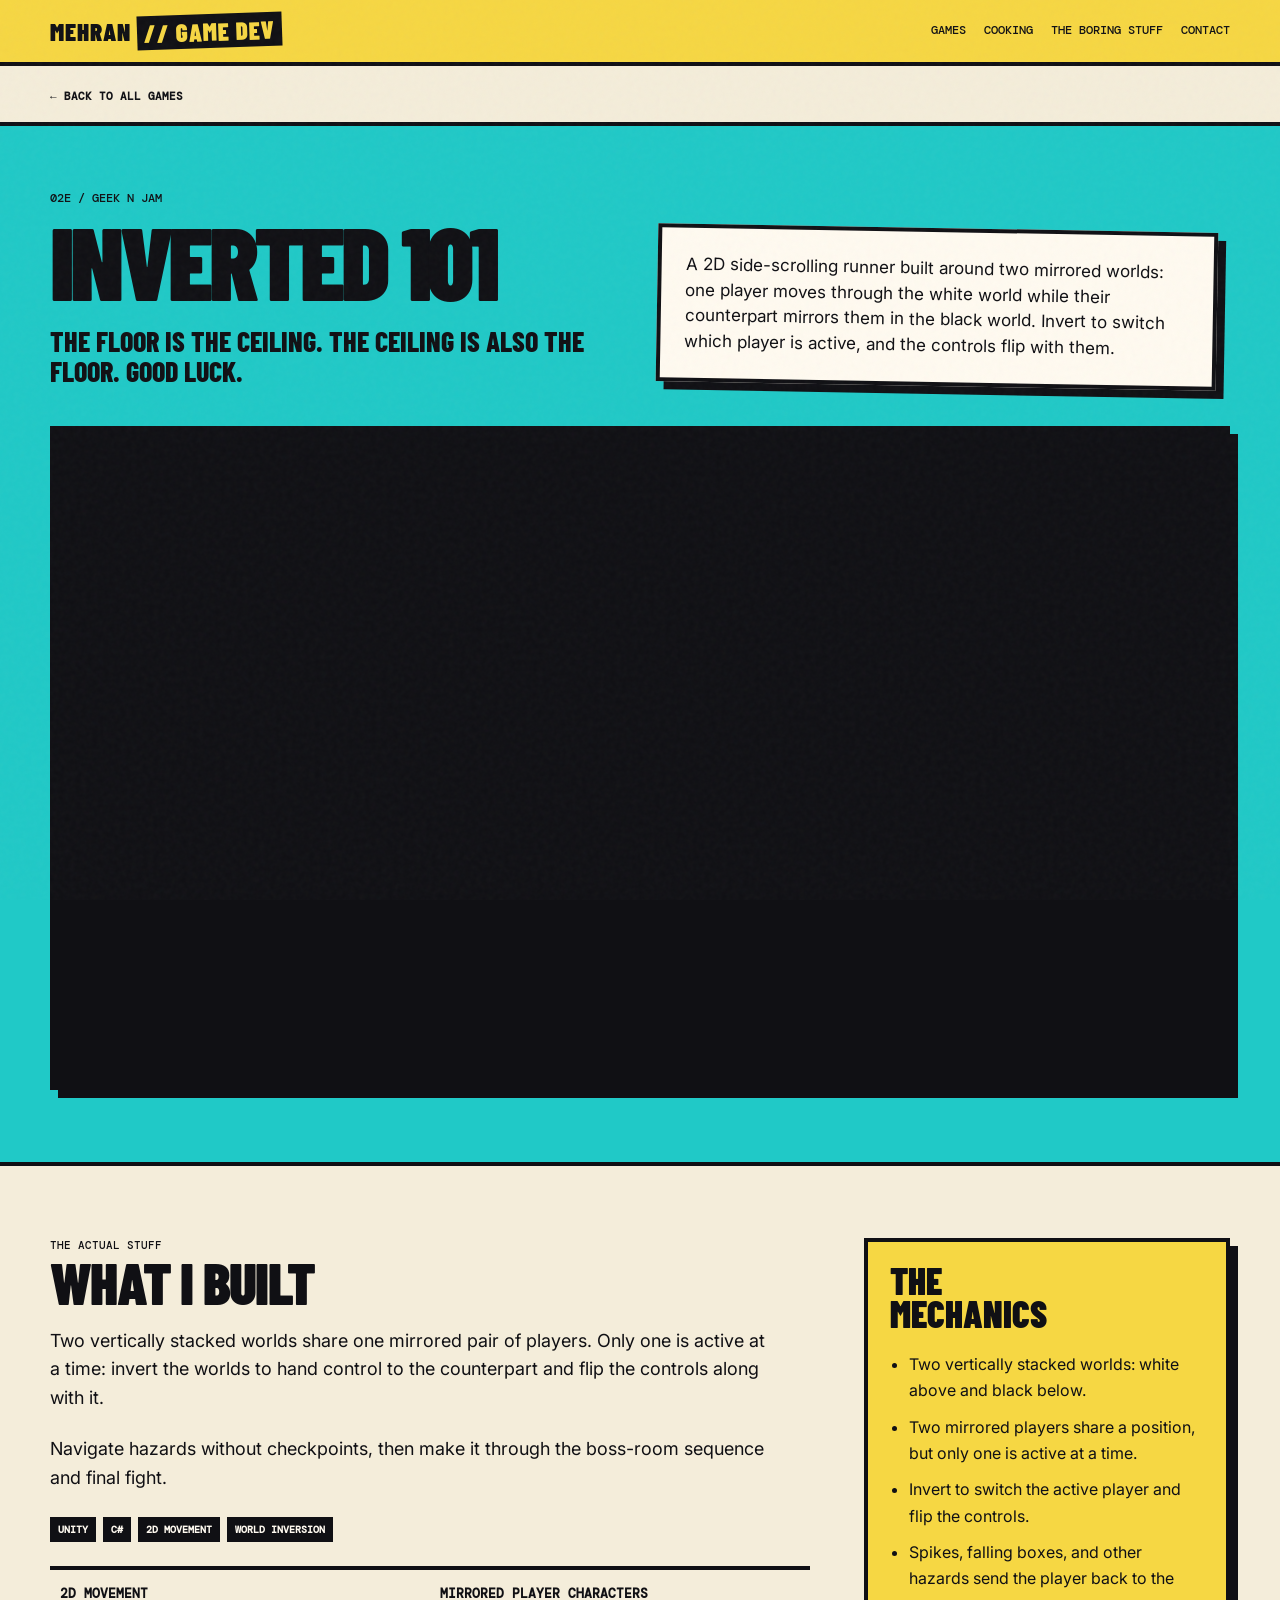
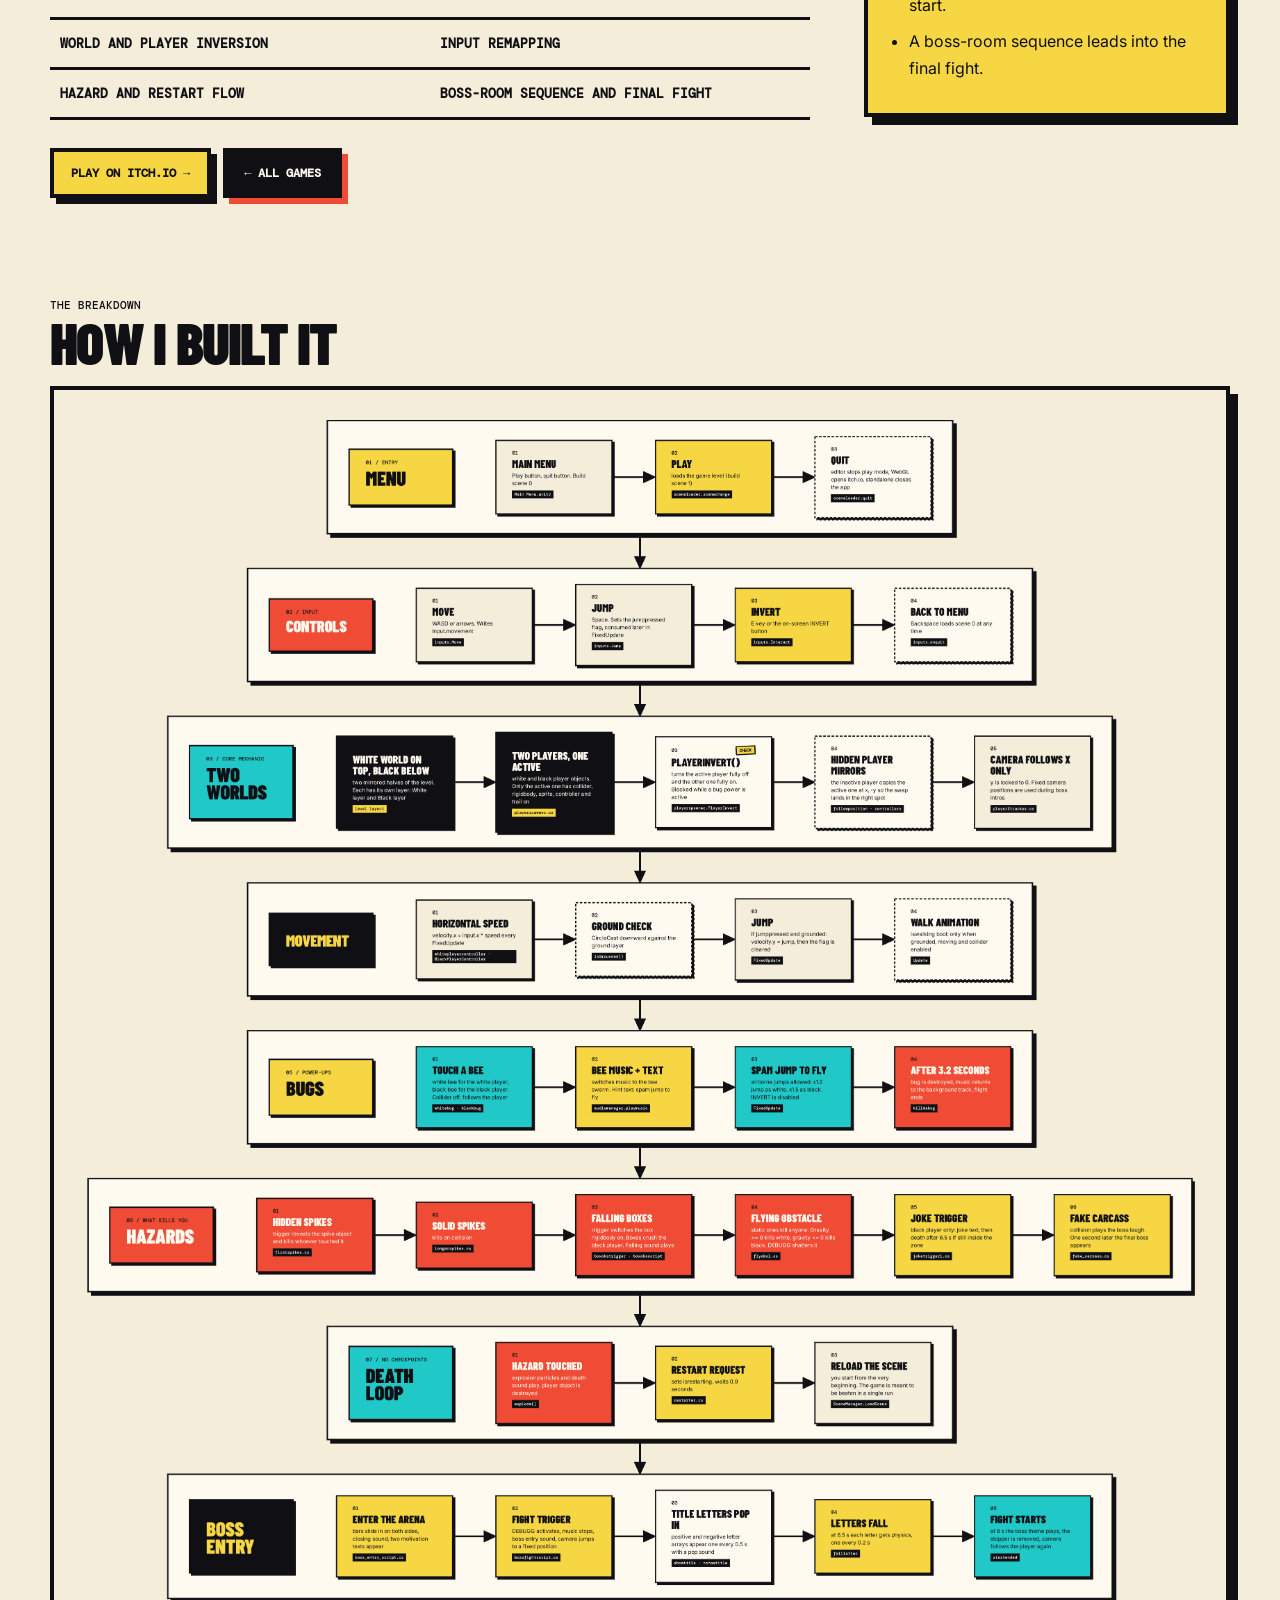
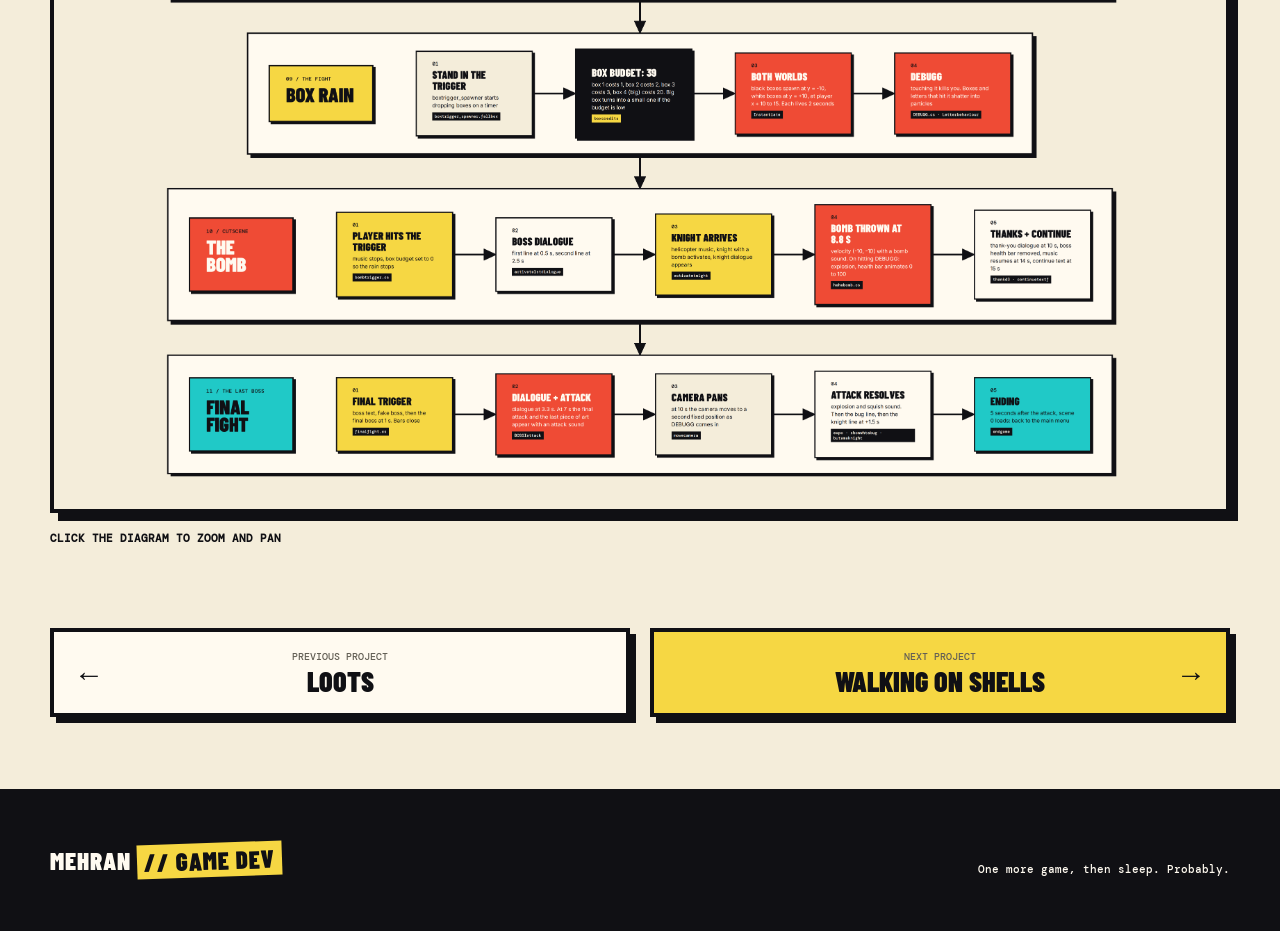
<file: games/inverted-101.html>
<!DOCTYPE html>
<html lang="en">
<head>
<meta charset="UTF-8">
<meta name="viewport" content="width=device-width, initial-scale=1.0">
<title>Inverted 101 // MEHRAN</title>
<meta name="description" content="Inverted 101 — project page by Mehran, solo indie game developer.">
<link rel="stylesheet" href="../css/style.css">
<script src="../js/project-breakdown.js?v=5" defer></script>
</head>
<body>
<div class="noise"></div>

<header class="topbar">
  <div class="wrap">
    <div class="logo"><a href="../index.html" style="text-decoration:none">MEHRAN <span>// GAME DEV</span></a></div>
    <nav>
      <a href="../index.html#games">games</a>
      <a href="../index.html#cooking">cooking</a>
      <a href="../index.html#about">the boring stuff</a>
      <a href="../index.html#contact">contact</a>
    </nav>
  </div>
</header>

<div class="back-row">
  <div class="wrap"><a href="../index.html#games">← back to all games</a></div>
</div>

<main>
<section class="project-hero cyan">
  <div class="wrap">
    <div class="project-top">
      <div>
        <div class="project-label">02E / GEEK N JAM</div>
        <h1 class="project-title">Inverted 101</h1>
        <div class="project-hook">The floor is the ceiling. The ceiling is also the floor. Good luck.</div>
      </div>
      <div class="project-intro">A 2D side-scrolling runner built around two mirrored worlds: one player moves through the white world while their counterpart mirrors them in the black world. Invert to switch which player is active, and the controls flip with them.</div>
    </div>
    <div class="project-media">
      <video autoplay muted loop playsinline preload="metadata" aria-label="Inverted 101 gameplay">
  <source src="../assets/games/inverted-101/inverted edited project page.mp4" type="video/mp4">
</video>
      <div class="media-empty">DROP YOUR GAMEPLAY CLIP IN<br>assets/games/inverted-101/</div>
    </div>
  </div>
</section>

<section class="project-body">
  <div class="wrap project-grid">
    <div>
      <div class="eyebrow">THE ACTUAL STUFF</div>
      <h2>WHAT I BUILT</h2>
      <div class="project-copy">
        <p>Two vertically stacked worlds share one mirrored pair of players. Only one is active at a time: invert the worlds to hand control to the counterpart and flip the controls along with it.</p>
        <p>Navigate hazards without checkpoints, then make it through the boss-room sequence and final fight.</p>
      </div>
      <div class="project-tags"><span class="project-tag">UNITY</span><span class="project-tag">C#</span><span class="project-tag">2D MOVEMENT</span><span class="project-tag">WORLD INVERSION</span></div>
      <div class="system-list"><div class="system-item">2D movement</div><div class="system-item">Mirrored player characters</div><div class="system-item">World and player inversion</div><div class="system-item">Input remapping</div><div class="system-item">Hazard and restart flow</div><div class="system-item">Boss-room sequence and final fight</div></div>
      <div class="project-cta">
        <a class="project-button" href="https://mehran13579.itch.io/inverted-101" target="_blank" rel="noopener">PLAY ON ITCH.IO →</a>
        <a class="project-button dark" href="../index.html#games">← ALL GAMES</a>
      </div>
    </div>
    <aside class="project-aside">
      <h3>THE<br>MECHANICS</h3>
      <ul class="project-bullets"><li>Two vertically stacked worlds: white above and black below.</li><li>Two mirrored players share a position, but only one is active at a time.</li><li>Invert to switch the active player and flip the controls.</li><li>Spikes, falling boxes, and other hazards send the player back to the start.</li><li>A boss-room sequence leads into the final fight.</li></ul>
    </aside>
  </div>
  <div class="wrap" style="margin-top:100px;">
    <div class="eyebrow">THE BREAKDOWN</div>
    <h2>HOW I BUILT IT</h2>
    <button class="breakdown-image-trigger" type="button" data-breakdown-image="../assets/games/inverted-101/inverted-101-project-analysis.png" data-breakdown-title="Inverted 101 system diagram" aria-label="Open full Inverted 101 diagram">
      <img src="../assets/games/inverted-101/inverted-101-project-analysis.png" alt="Project analysis diagram for Inverted 101 showing its menu, world inversion, movement, hazards, death loop, and boss encounters" loading="lazy">
    </button>
    <p class="breakdown-zoom-cue">Click the diagram to zoom and pan</p>
  </div>
</section>
</main>

<nav class="project-pagination wrap" aria-label="Project navigation">
  <a class="project-pagination-link previous" href="loots.html" aria-label="Previous project: Loots" rel="prev">
    <span class="project-pagination-arrow" aria-hidden="true">←</span>
    <span><span class="project-pagination-label">PREVIOUS PROJECT</span><span class="project-pagination-title">Loots</span></span>
  </a>
  <a class="project-pagination-link next" href="walking-on-shells.html" aria-label="Next project: Walking on Shells" rel="next">
    <span><span class="project-pagination-label">NEXT PROJECT</span><span class="project-pagination-title">Walking on Shells</span></span>
    <span class="project-pagination-arrow" aria-hidden="true">→</span>
  </a>
</nav>

<footer class="site-footer" id="contact">
  <div class="wrap footer-grid">
    <div class="logo">MEHRAN <span>// GAME DEV</span></div>
    <div class="footer-small">One more game, then sleep. Probably.</div>
  </div>
</footer>
<dialog class="breakdown-lightbox" aria-label="Project breakdown image viewer">
  <div class="breakdown-lightbox-content">
    <div class="breakdown-lightbox-toolbar">
      <button type="button" data-breakdown-zoom="out" aria-label="Zoom out">−</button>
      <button type="button" data-breakdown-zoom="in" aria-label="Zoom in">+</button>
      <button type="button" data-breakdown-zoom="reset">FIT WIDTH</button>
      <button class="breakdown-lightbox-close" type="button" data-breakdown-close>CLOSE ×</button>
    </div>
    <div class="breakdown-lightbox-stage" data-breakdown-stage>
      <img alt="">
    </div>
    <p class="breakdown-lightbox-hint">Pinch or scroll to zoom · Drag to pan · FIT WIDTH to reset · Esc to close</p>
  </div>
</dialog>
</body>
</html>
</file>
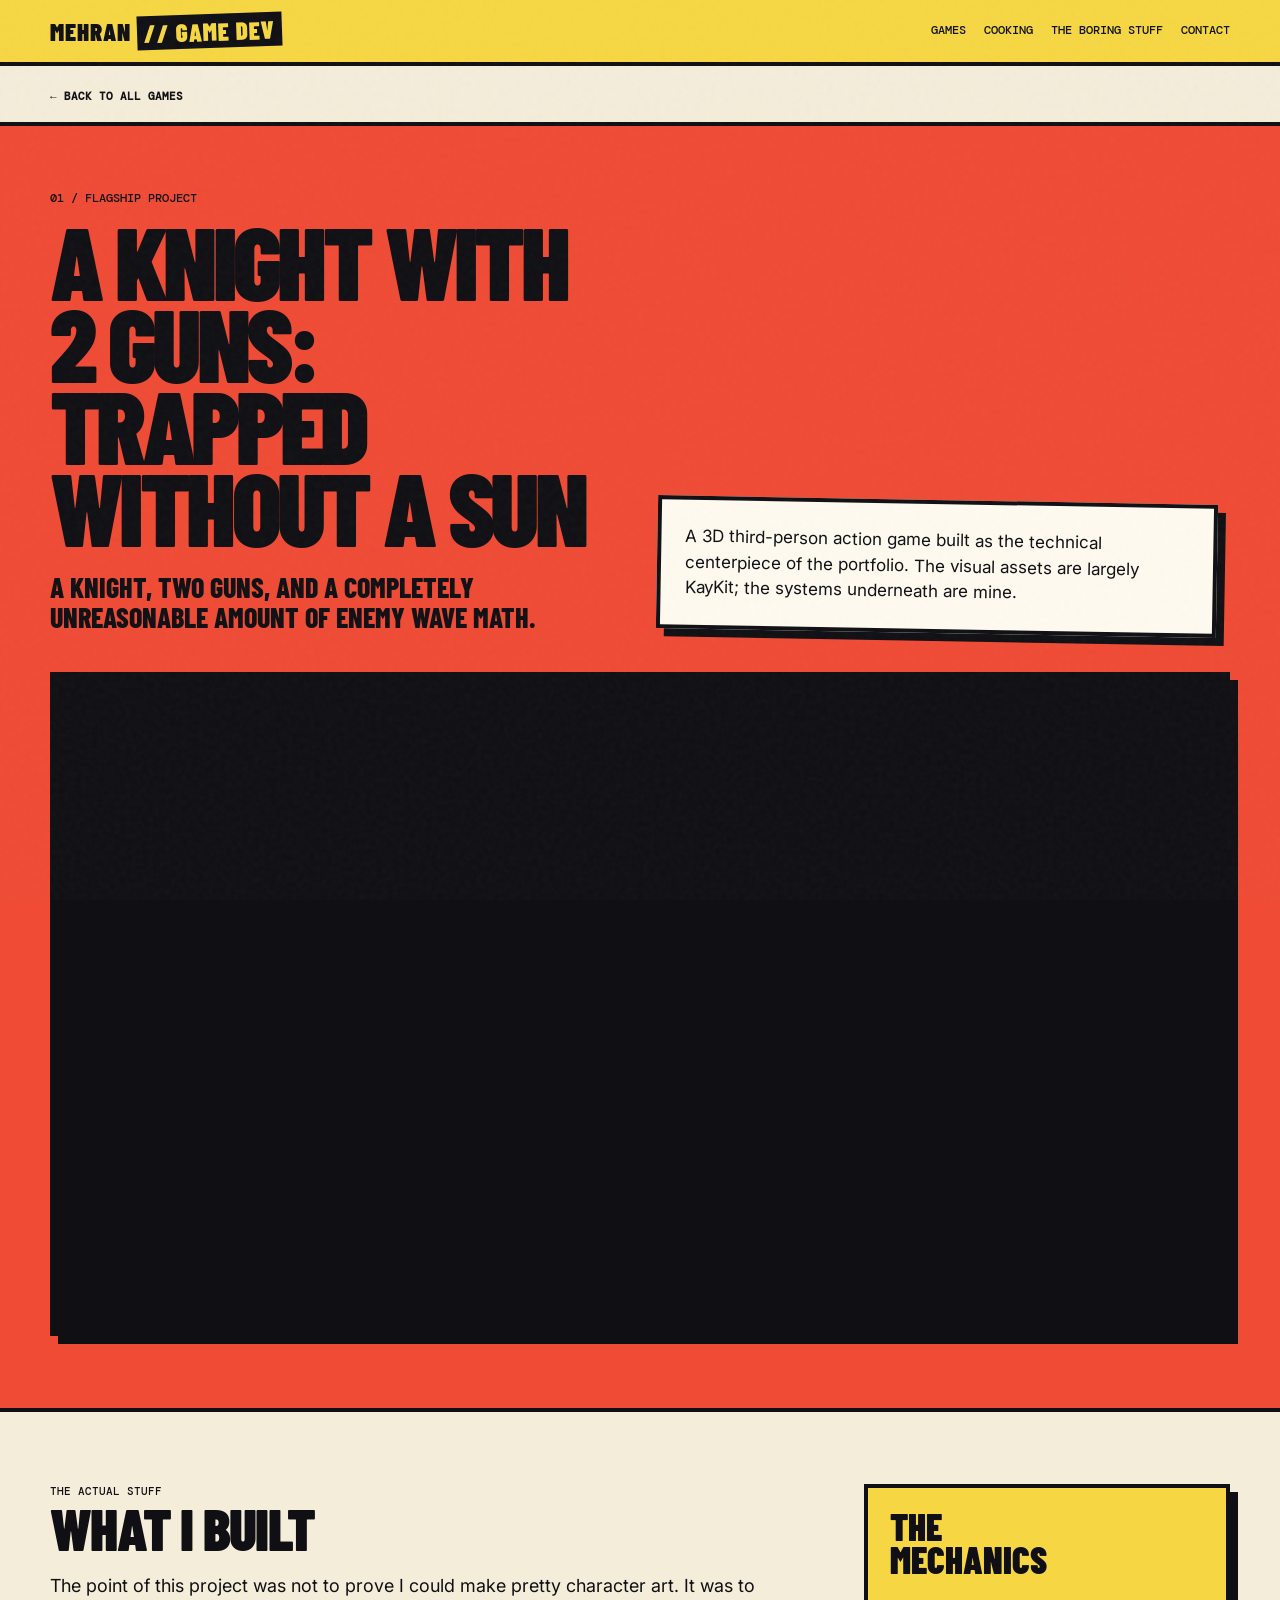
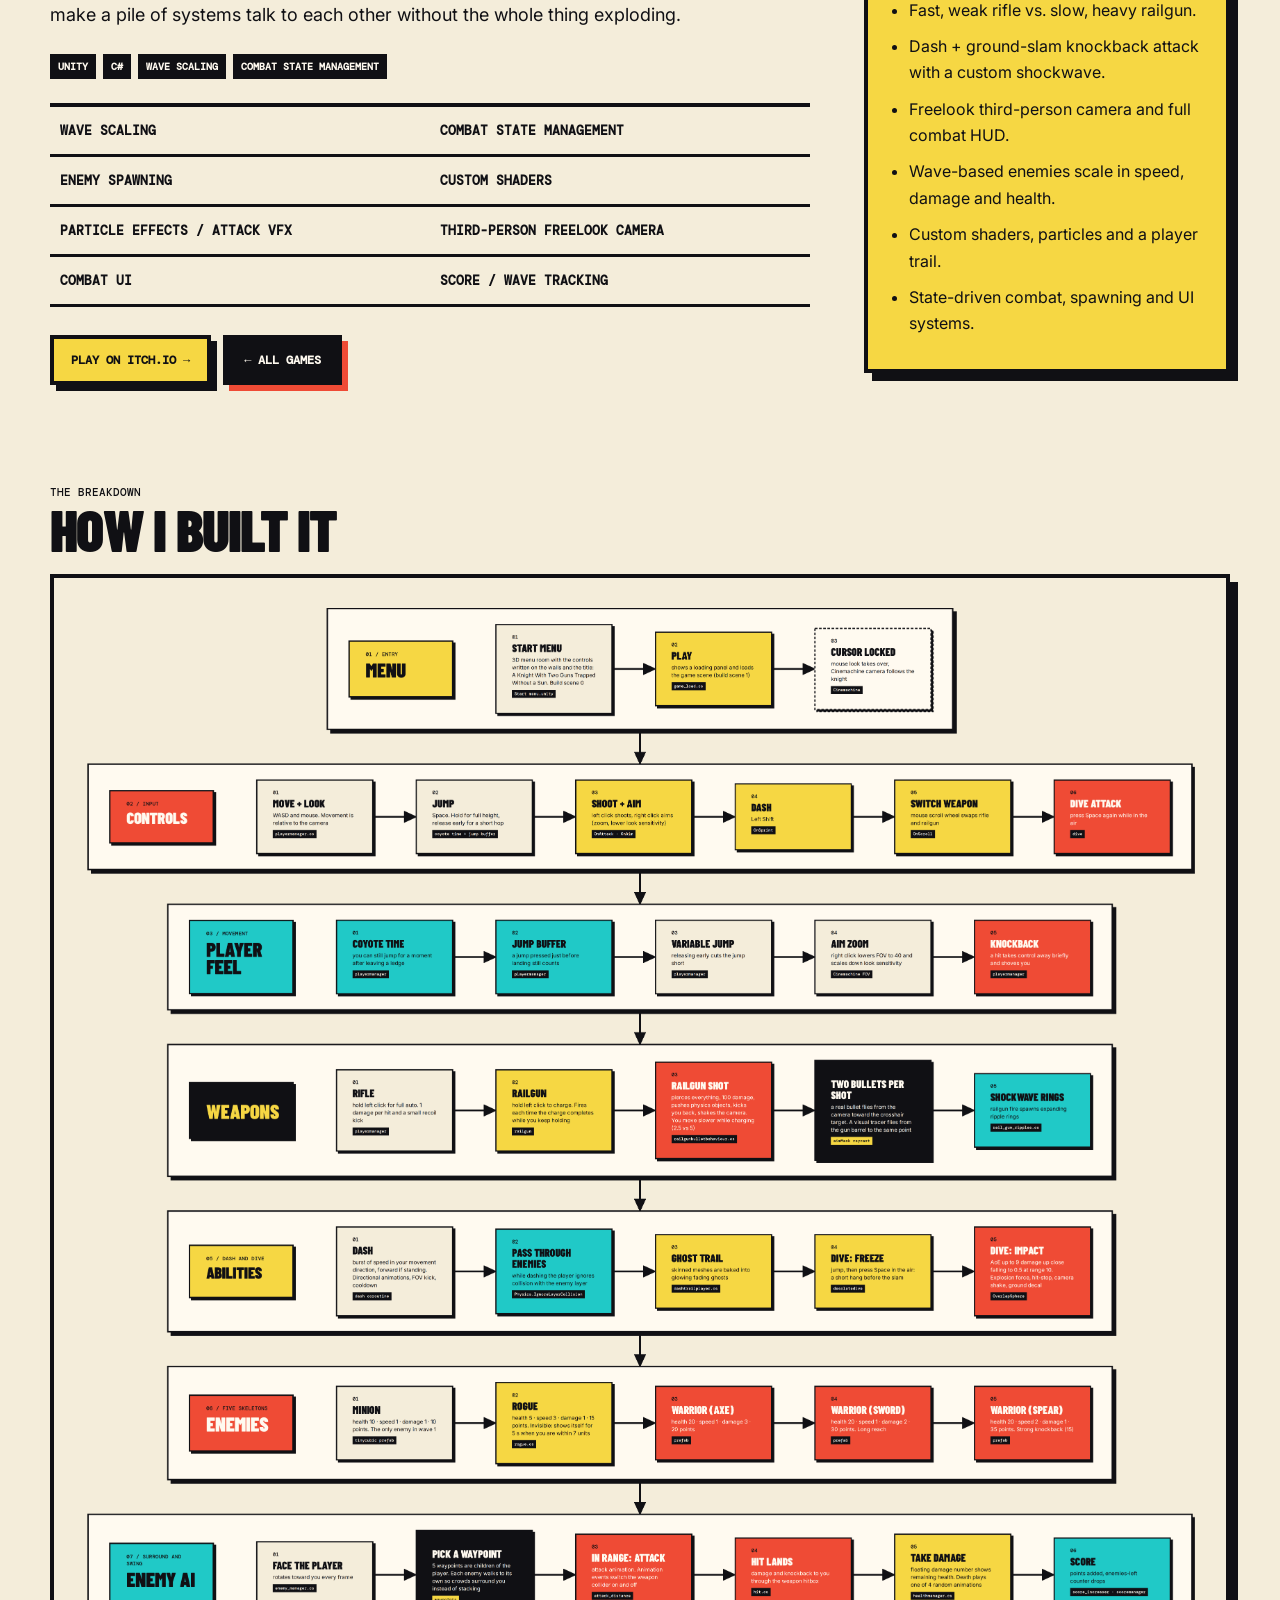
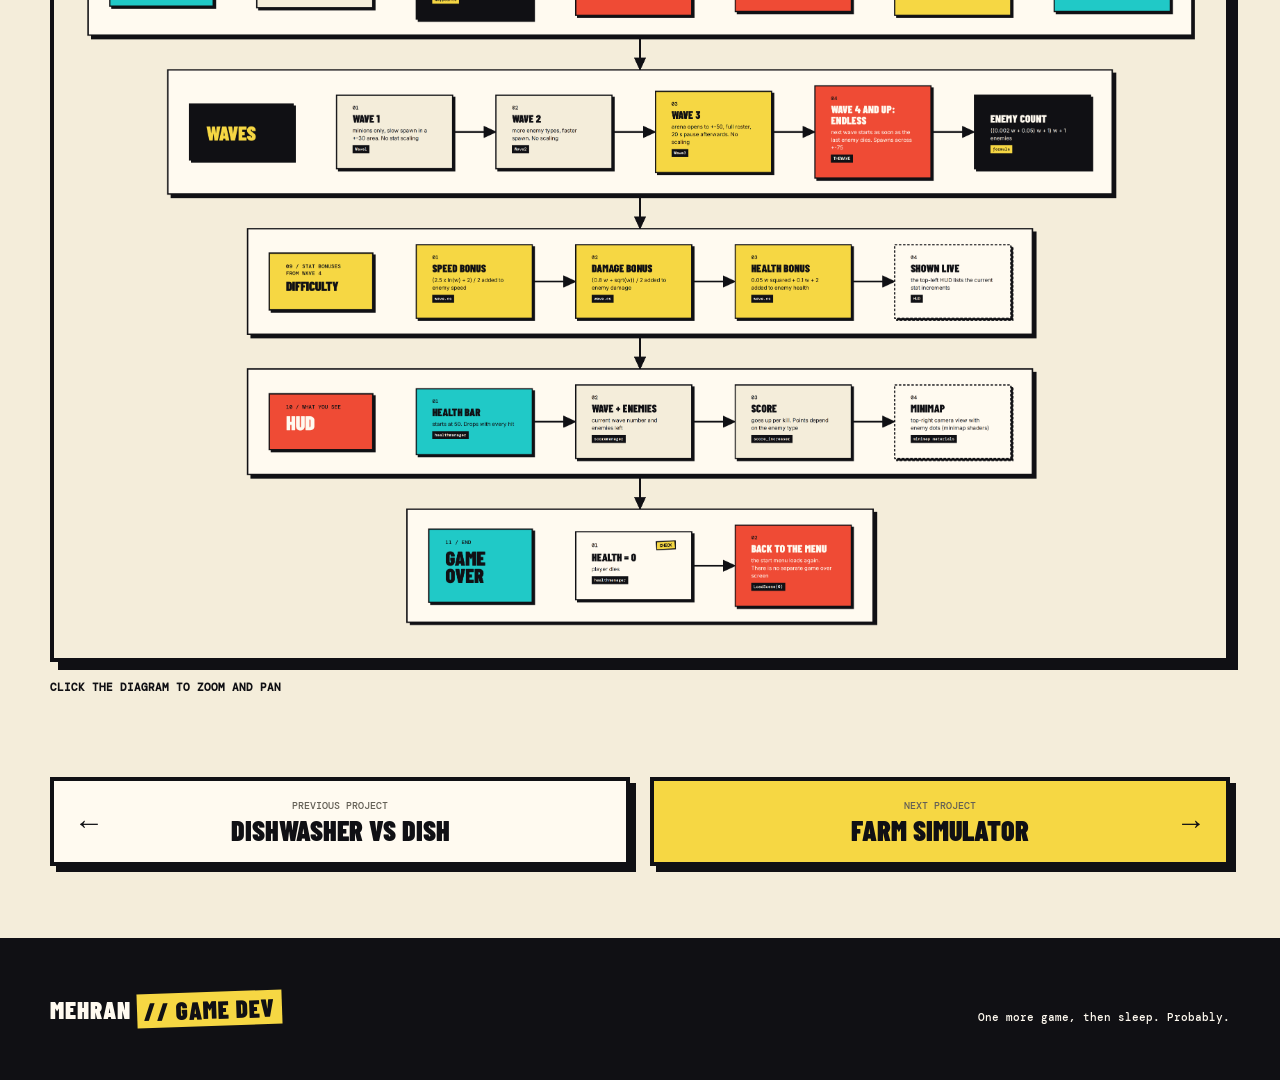
<file: games/knight.html>
<!DOCTYPE html>
<html lang="en">

<head>
  <meta charset="UTF-8">
  <meta name="viewport" content="width=device-width, initial-scale=1.0">
  <title>A Knight With 2 Guns: Trapped Without a Sun // MEHRAN</title>
  <meta name="description"
    content="A Knight With 2 Guns: Trapped Without a Sun — project page by Mehran, solo indie game developer.">
  <link rel="stylesheet" href="../css/style.css">
  <script src="../js/project-breakdown.js?v=5" defer></script>
</head>

<body>
  <div class="noise"></div>

  <header class="topbar">
    <div class="wrap">
      <div class="logo"><a href="../index.html" style="text-decoration:none">MEHRAN <span>// GAME DEV</span></a></div>
      <nav>
        <a href="../index.html#games">games</a>
        <a href="../index.html#cooking">cooking</a>
        <a href="../index.html#about">the boring stuff</a>
        <a href="../index.html#contact">contact</a>
      </nav>
    </div>
  </header>

  <div class="back-row">
    <div class="wrap"><a href="../index.html#games">← back to all games</a></div>
  </div>

  <main>
    <section class="project-hero red">
      <div class="wrap">
        <div class="project-top">
          <div>
            <div class="project-label">01 / FLAGSHIP PROJECT</div>
            <h1 class="project-title">A Knight With 2 Guns: Trapped Without a Sun</h1>
            <div class="project-hook">A knight, two guns, and a completely unreasonable amount of enemy wave math.</div>
          </div>
          <div class="project-intro">A 3D third-person action game built as the technical centerpiece of the portfolio.
            The visual assets are largely KayKit; the systems underneath are mine.</div>
        </div>
        <div class="project-media">
          <video autoplay muted loop playsinline preload="metadata"
            aria-label="A Knight With 2 Guns: Trapped Without a Sun gameplay">
            <source src="../assets/games/knight/knight edited.mp4" type="video/mp4">
          </video>
          <div class="media-empty">DROP YOUR GAMEPLAY CLIP IN<br>assets/games/knight/</div>
        </div>
      </div>
    </section>

    <section class="project-body">
      <div class="wrap project-grid">
        <div>
          <div class="eyebrow">THE ACTUAL STUFF</div>
          <h2>WHAT I BUILT</h2>
          <div class="project-copy">
            <p>The point of this project was not to prove I could make pretty character art. It was to make a pile of
              systems talk to each other without the whole thing exploding.</p>
          </div>
          <div class="project-tags"><span class="project-tag">UNITY</span><span class="project-tag">C#</span><span
              class="project-tag">WAVE SCALING</span><span class="project-tag">COMBAT STATE MANAGEMENT</span></div>
          <div class="system-list">
            <div class="system-item">Wave scaling</div>
            <div class="system-item">Combat state management</div>
            <div class="system-item">Enemy spawning</div>
            <div class="system-item">Custom shaders</div>
            <div class="system-item">Particle effects / Attack Vfx</div>
            <div class="system-item">Third-person Freelook camera</div>
            <div class="system-item">Combat UI</div>
            <div class="system-item">Score / wave tracking</div>
          </div>


          <div class="project-cta">
            <a class="project-button" href="https://mehran13579.itch.io/a-knight-with-2-guns-trapped-without-a-sun"
              target="_blank" rel="noopener">PLAY ON ITCH.IO →</a>
            <a class="project-button dark" href="../index.html#games">← ALL GAMES</a>
          </div>
        </div>
        <aside class="project-aside">
          <h3>THE<br>MECHANICS</h3>
          <ul class="project-bullets">
            <li>Fast, weak rifle vs. slow, heavy railgun.</li>
            <li>Dash + ground-slam knockback attack with a custom shockwave.</li>
            <li>Freelook third-person camera and full combat HUD.</li>
            <li>Wave-based enemies scale in speed, damage and health.</li>
            <li>Custom shaders, particles and a player trail.</li>
            <li>State-driven combat, spawning and UI systems.</li>
          </ul>
        </aside>
      </div>
      <div class="wrap" style="margin-top:100px;">
        <div class="eyebrow">THE BREAKDOWN</div>
        <h2>HOW I BUILT IT</h2>
        <button class="breakdown-image-trigger" type="button" data-breakdown-image="../assets/games/knight/knight-project-analysis.png" data-breakdown-title="A Knight With 2 Guns system diagram" aria-label="Open full A Knight With 2 Guns diagram">
          <img src="../assets/games/knight/knight-project-analysis.png" alt="Project analysis diagram for A Knight With 2 Guns showing menu and controls, weapons and abilities, enemy AI, wave scaling, HUD, and game-over flow" loading="lazy">
        </button>
        <p class="breakdown-zoom-cue">Click the diagram to zoom and pan</p>
      </div>
    </section>
  </main>

  <nav class="project-pagination wrap" aria-label="Project navigation">
    <a class="project-pagination-link previous" href="dishwasher-vs-dish.html" aria-label="Previous project: Dishwasher vs Dish" rel="prev">
      <span class="project-pagination-arrow" aria-hidden="true">←</span>
      <span><span class="project-pagination-label">PREVIOUS PROJECT</span><span class="project-pagination-title">Dishwasher vs Dish</span></span>
    </a>
    <a class="project-pagination-link next" href="farm-simulator.html" aria-label="Next project: Farm Simulator" rel="next">
      <span><span class="project-pagination-label">NEXT PROJECT</span><span class="project-pagination-title">Farm Simulator</span></span>
      <span class="project-pagination-arrow" aria-hidden="true">→</span>
    </a>
  </nav>

  <footer class="site-footer" id="contact">
    <div class="wrap footer-grid">
      <div class="logo">MEHRAN <span>// GAME DEV</span></div>
      <div class="footer-small">One more game, then sleep. Probably.</div>
    </div>
  </footer>
  <dialog class="breakdown-lightbox" aria-label="Project breakdown image viewer">
    <div class="breakdown-lightbox-content">
      <div class="breakdown-lightbox-toolbar">
        <button type="button" data-breakdown-zoom="out" aria-label="Zoom out">−</button>
        <button type="button" data-breakdown-zoom="in" aria-label="Zoom in">+</button>
        <button type="button" data-breakdown-zoom="reset">FIT WIDTH</button>
        <button class="breakdown-lightbox-close" type="button" data-breakdown-close>CLOSE ×</button>
      </div>
      <div class="breakdown-lightbox-stage" data-breakdown-stage>
        <img alt="">
      </div>
      <p class="breakdown-lightbox-hint">Pinch or scroll to zoom · Drag to pan · FIT WIDTH to reset · Esc to close</p>
    </div>
  </dialog>
</body>

</html>
</file>
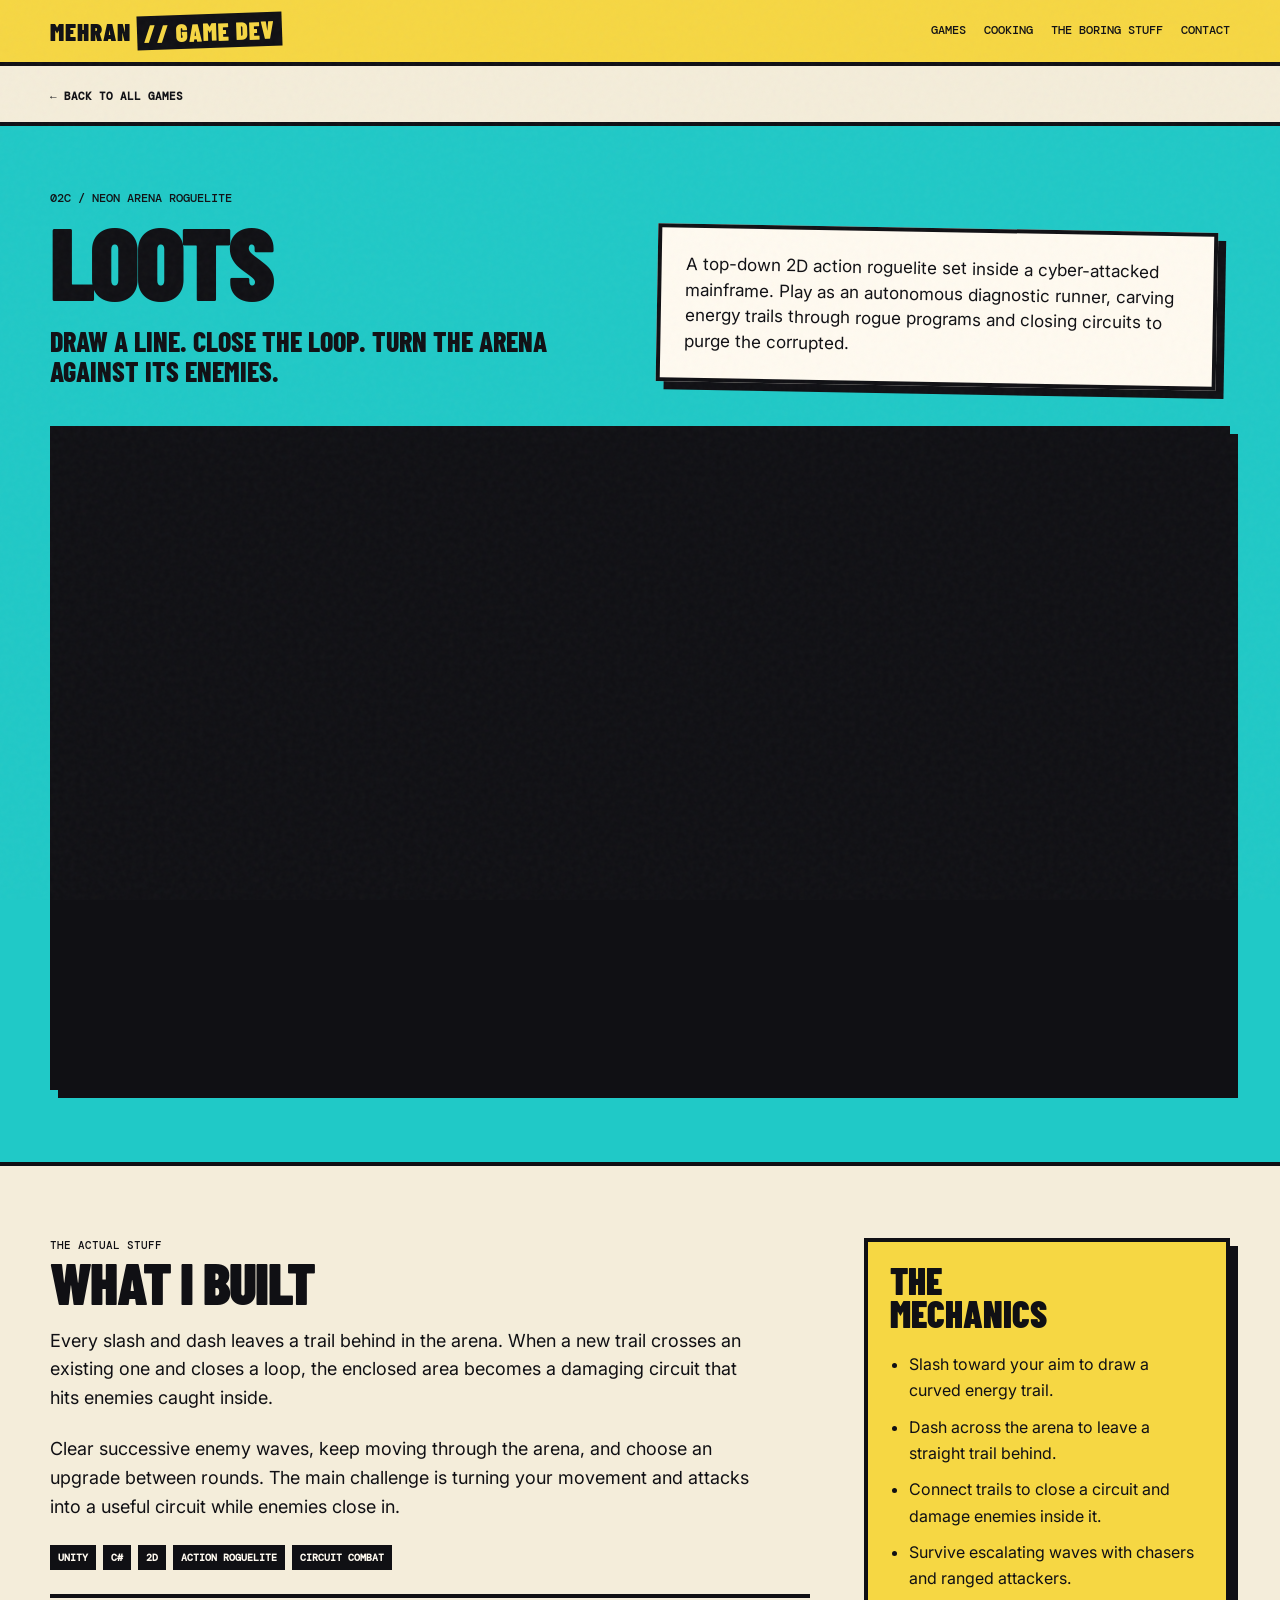
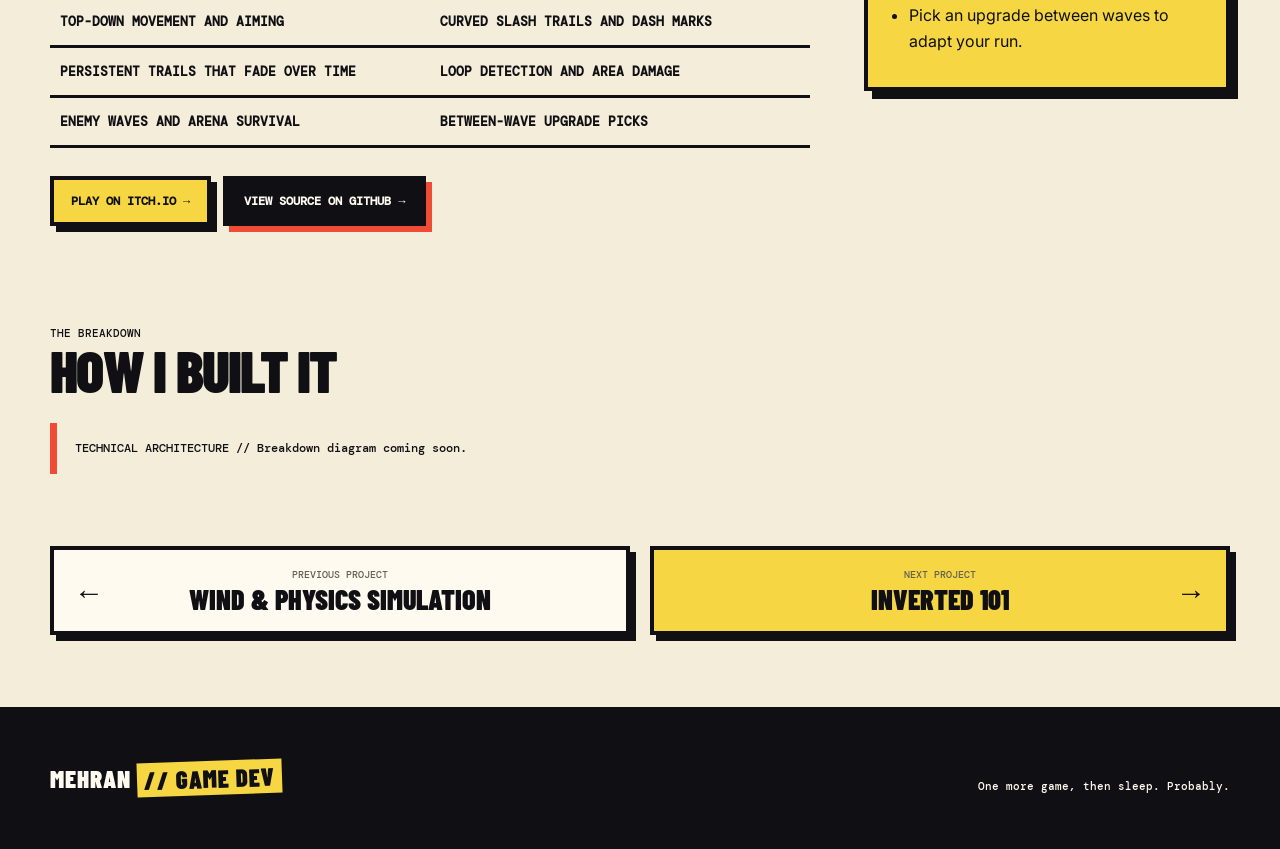
<file: games/loots.html>
<!DOCTYPE html>
<html lang="en">
<head>
<meta charset="UTF-8">
<meta name="viewport" content="width=device-width, initial-scale=1.0">
<title>Loots // MEHRAN</title>
<meta name="description" content="Loots — a top-down action roguelite about drawing energy circuits through waves of enemies.">
<link rel="stylesheet" href="../css/style.css">
</head>
<body>
<div class="noise"></div>

<header class="topbar">
  <div class="wrap">
    <div class="logo"><a href="../index.html" style="text-decoration:none">MEHRAN <span>// GAME DEV</span></a></div>
    <nav>
      <a href="../index.html#games">games</a>
      <a href="../index.html#cooking">cooking</a>
      <a href="../index.html#about">the boring stuff</a>
      <a href="../index.html#contact">contact</a>
    </nav>
  </div>
</header>

<div class="back-row">
  <div class="wrap"><a href="../index.html#games">← back to all games</a></div>
</div>

<main>
<section class="project-hero cyan">
  <div class="wrap">
    <div class="project-top">
      <div>
        <div class="project-label">02C / NEON ARENA ROGUELITE</div>
        <h1 class="project-title">Loots</h1>
        <div class="project-hook">Draw a line. Close the loop. Turn the arena against its enemies.</div>
      </div>
      <div class="project-intro">A top-down 2D action roguelite set inside a cyber-attacked mainframe. Play as an autonomous diagnostic runner, carving energy trails through rogue programs and closing circuits to purge the corrupted.</div>
    </div>
    <div class="project-media">
      <video autoplay muted loop playsinline preload="metadata" aria-label="Loots gameplay">
        <source src="../assets/games/loots/loots.mp4" type="video/mp4">
      </video>
      <div class="media-empty">TEMPORARY GAMEPLAY CLIP<br>assets/games/loots/loots.mp4</div>
    </div>
  </div>
</section>

<section class="project-body">
  <div class="wrap project-grid">
    <div>
      <div class="eyebrow">THE ACTUAL STUFF</div>
      <h2>WHAT I BUILT</h2>
      <div class="project-copy">
        <p>Every slash and dash leaves a trail behind in the arena. When a new trail crosses an existing one and closes a loop, the enclosed area becomes a damaging circuit that hits enemies caught inside.</p>
        <p>Clear successive enemy waves, keep moving through the arena, and choose an upgrade between rounds. The main challenge is turning your movement and attacks into a useful circuit while enemies close in.</p>
      </div>
      <div class="project-tags">
        <span class="project-tag">UNITY</span>
        <span class="project-tag">C#</span>
        <span class="project-tag">2D</span>
        <span class="project-tag">ACTION ROGUELITE</span>
        <span class="project-tag">CIRCUIT COMBAT</span>
      </div>
      <div class="system-list">
        <div class="system-item">Top-down movement and aiming</div>
        <div class="system-item">Curved slash trails and dash marks</div>
        <div class="system-item">Persistent trails that fade over time</div>
        <div class="system-item">Loop detection and area damage</div>
        <div class="system-item">Enemy waves and arena survival</div>
        <div class="system-item">Between-wave upgrade picks</div>
      </div>
      <div class="project-cta">
        <a class="project-button" href="https://mehran13579.itch.io/loots-updated" target="_blank" rel="noopener">PLAY ON ITCH.IO →</a>
        <a class="project-button dark" href="https://github.com/Mehran579/loots2" target="_blank" rel="noopener">VIEW SOURCE ON GITHUB →</a>
      </div>
    </div>
    <aside class="project-aside">
      <h3>THE<br>MECHANICS</h3>
      <ul class="project-bullets">
        <li>Slash toward your aim to draw a curved energy trail.</li>
        <li>Dash across the arena to leave a straight trail behind.</li>
        <li>Connect trails to close a circuit and damage enemies inside it.</li>
        <li>Survive escalating waves with chasers and ranged attackers.</li>
        <li>Pick an upgrade between waves to adapt your run.</li>
      </ul>
    </aside>
  </div>
  <div class="wrap" style="margin-top:100px;">
    <div class="eyebrow">THE BREAKDOWN</div>
    <h2>HOW I BUILT IT</h2>
    <div class="project-note">TECHNICAL ARCHITECTURE // Breakdown diagram coming soon.</div>
  </div>
</section>
</main>

<nav class="project-pagination wrap" aria-label="Project navigation">
  <a class="project-pagination-link previous" href="wind-and-physics-simulation.html" aria-label="Previous project: Wind &amp; Physics Simulation" rel="prev">
    <span class="project-pagination-arrow" aria-hidden="true">←</span>
    <span><span class="project-pagination-label">PREVIOUS PROJECT</span><span class="project-pagination-title">Wind &amp; Physics Simulation</span></span>
  </a>
  <a class="project-pagination-link next" href="inverted-101.html" aria-label="Next project: Inverted 101" rel="next">
    <span><span class="project-pagination-label">NEXT PROJECT</span><span class="project-pagination-title">Inverted 101</span></span>
    <span class="project-pagination-arrow" aria-hidden="true">→</span>
  </a>
</nav>

<footer class="site-footer" id="contact">
  <div class="wrap footer-grid">
    <div class="logo">MEHRAN <span>// GAME DEV</span></div>
    <div class="footer-small">One more game, then sleep. Probably.</div>
  </div>
</footer>
</body>
</html>
</file>
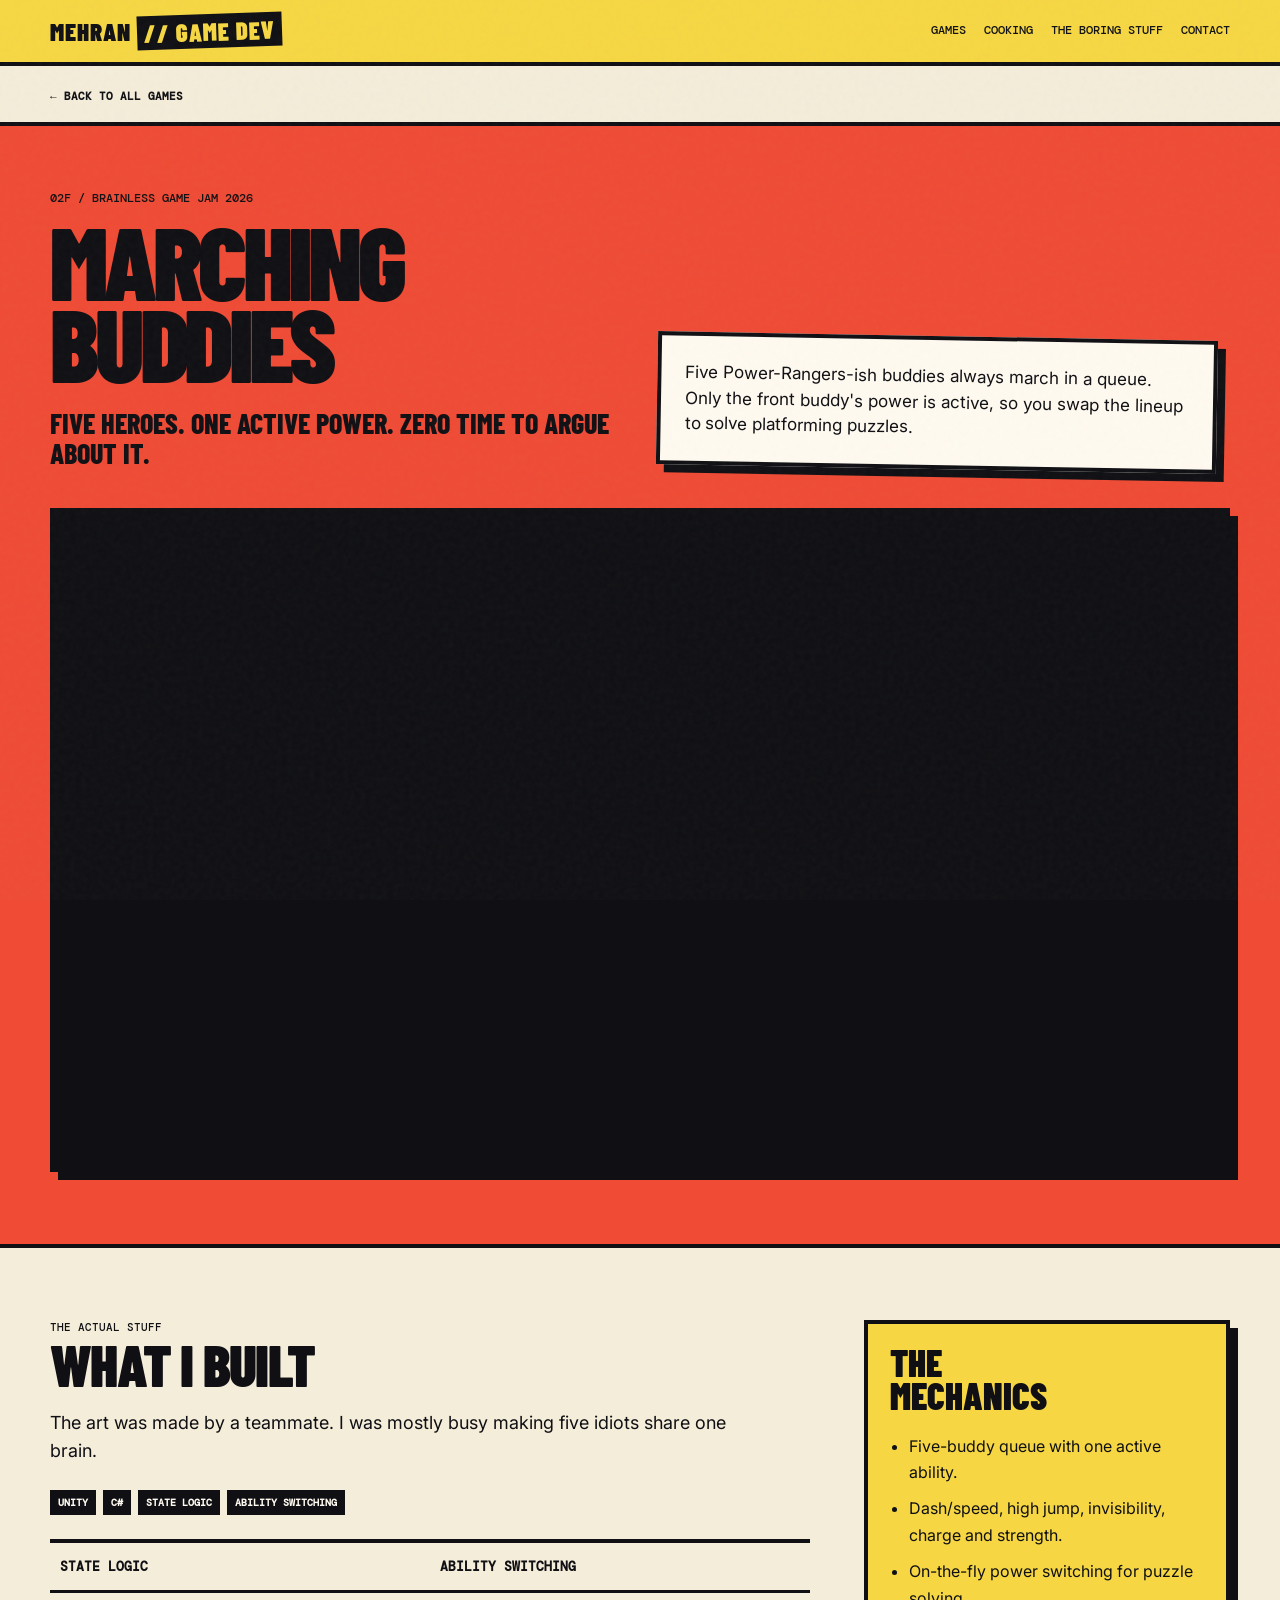
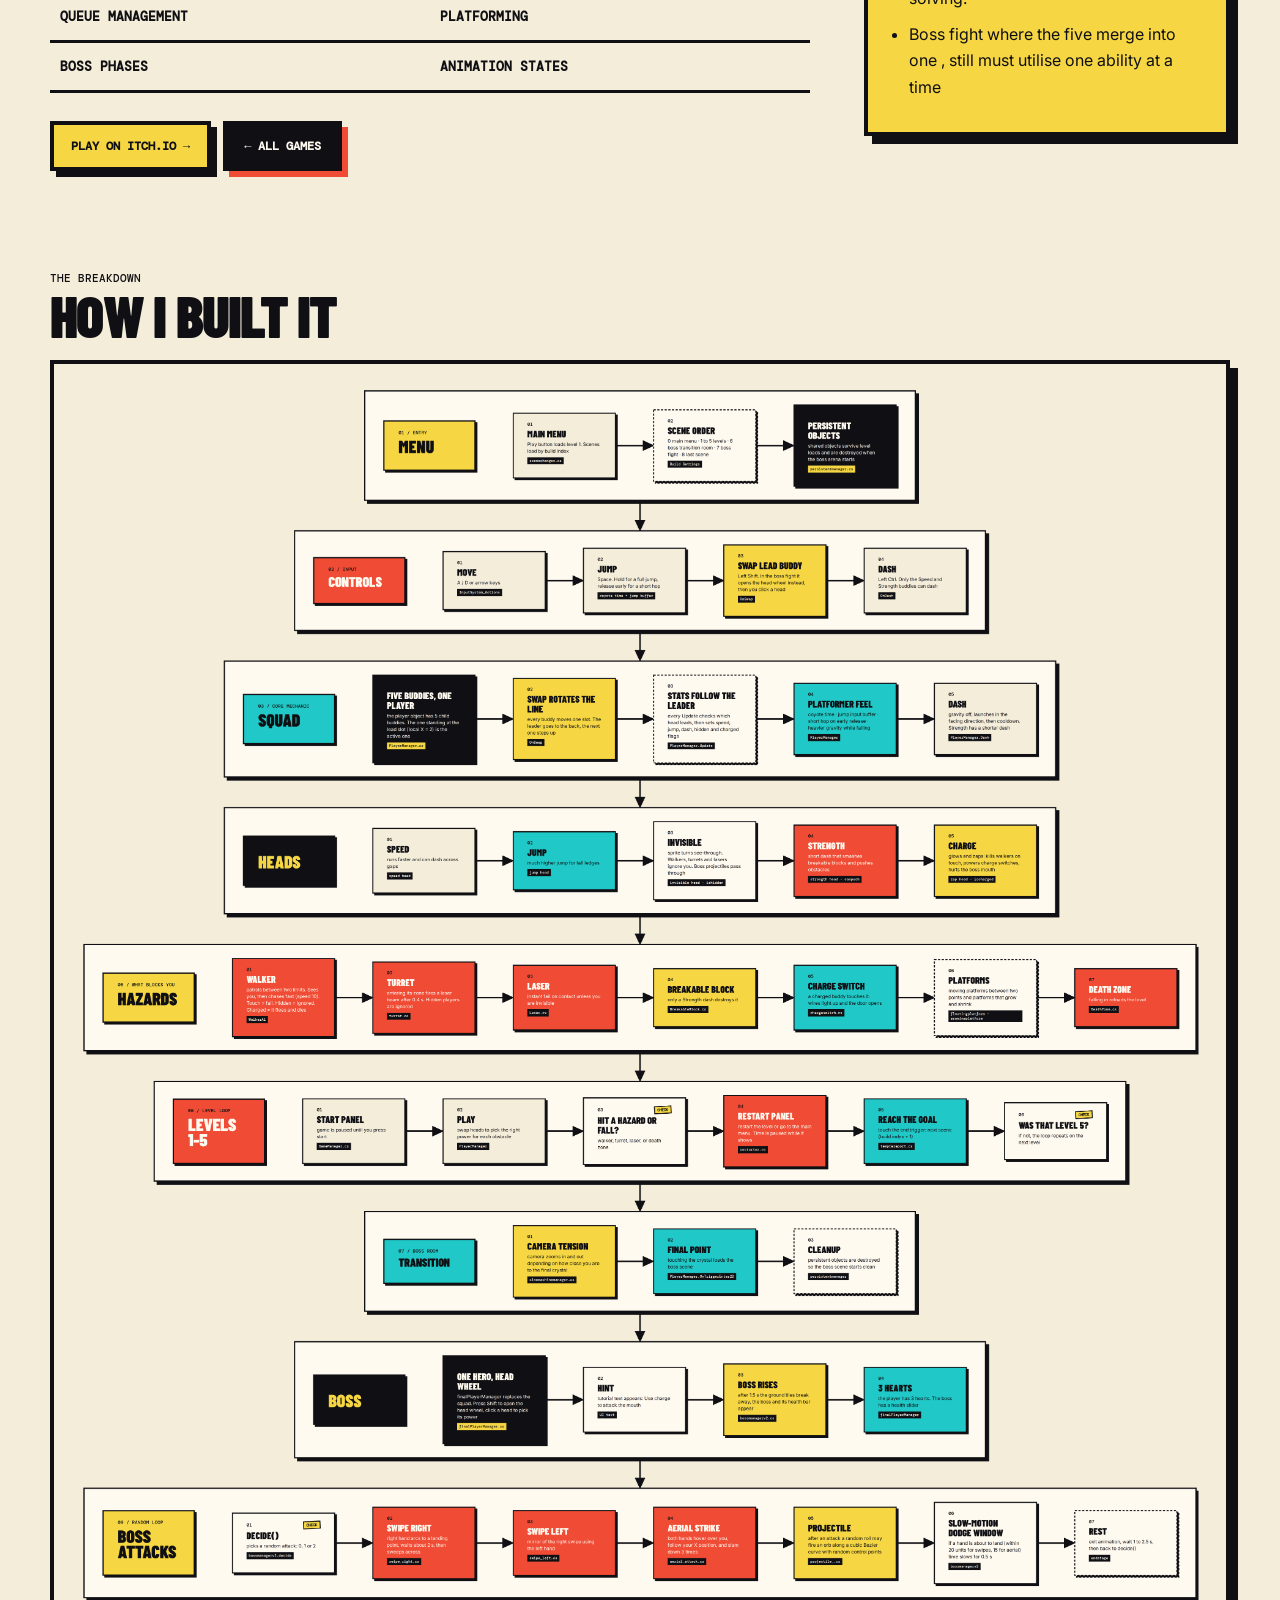
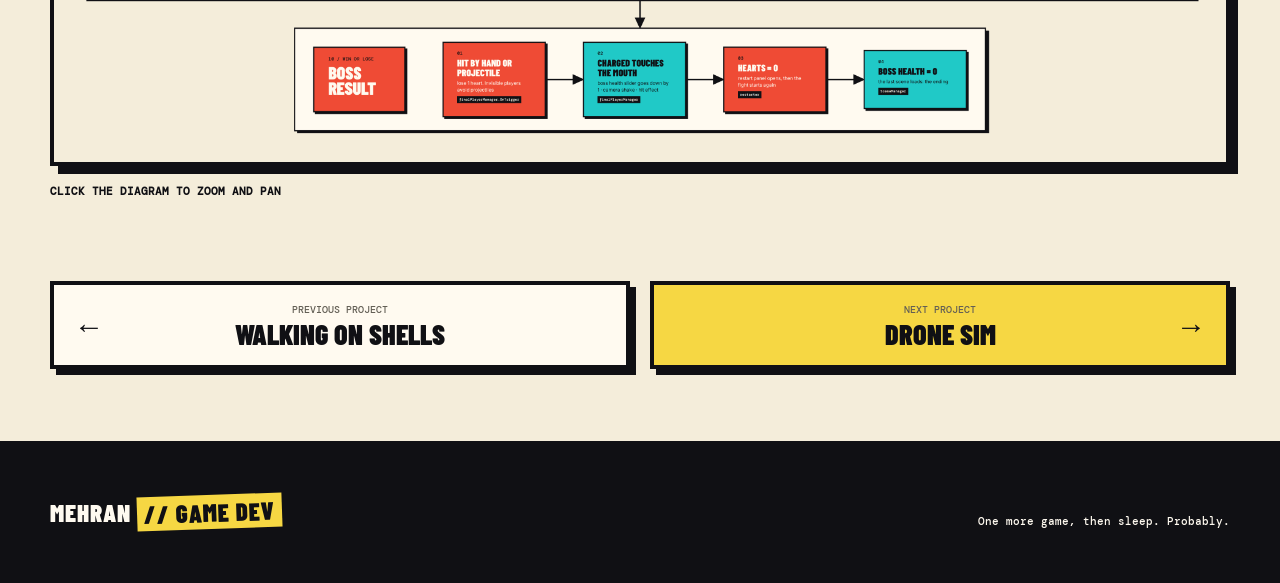
<file: games/marching-buddies.html>
<!DOCTYPE html>
<html lang="en">
<head>
<meta charset="UTF-8">
<meta name="viewport" content="width=device-width, initial-scale=1.0">
<title>Marching Buddies // MEHRAN</title>
<meta name="description" content="Marching Buddies — project page by Mehran, solo indie game developer.">
<link rel="stylesheet" href="../css/style.css?v=9">
<script src="../js/project-breakdown.js?v=5" defer></script>
</head>
<body>
<div class="noise"></div>

<header class="topbar">
  <div class="wrap">
    <div class="logo"><a href="../index.html" style="text-decoration:none">MEHRAN <span>// GAME DEV</span></a></div>
    <nav>
      <a href="../index.html#games">games</a>
      <a href="../index.html#cooking">cooking</a>
      <a href="../index.html#about">the boring stuff</a>
      <a href="../index.html#contact">contact</a>
    </nav>
  </div>
</header>

<div class="back-row">
  <div class="wrap"><a href="../index.html#games">← back to all games</a></div>
</div>

<main>
<section class="project-hero red">
  <div class="wrap">
    <div class="project-top">
      <div>
        <div class="project-label">02F / BRAINLESS GAME JAM 2026</div>
        <h1 class="project-title">Marching Buddies</h1>
        <div class="project-hook">Five heroes. One active power. Zero time to argue about it.</div>
      </div>
      <div class="project-intro">Five Power-Rangers-ish buddies always march in a queue. Only the front buddy's power is active, so you swap the lineup to solve platforming puzzles.</div>
    </div>
    <div class="project-media">
      <video autoplay muted loop playsinline preload="metadata" aria-label="Marching Buddies gameplay">
  <source src="../assets/games/marching-buddies/marching buddies lnading.mp4" type="video/mp4">
</video>
      <div class="media-empty">DROP YOUR GAMEPLAY CLIP IN<br>assets/games/marching-buddies/</div>
    </div>
  </div>
</section>

<section class="project-body">
  <div class="wrap project-grid">
    <div>
      <div class="eyebrow">THE ACTUAL STUFF</div>
      <h2>WHAT I BUILT</h2>
      <div class="project-copy">
        <p>The art was made by a teammate. I was mostly busy making five idiots share one brain.</p>
      </div>
      <div class="project-tags"><span class="project-tag">UNITY</span><span class="project-tag">C#</span><span class="project-tag">STATE LOGIC</span><span class="project-tag">ABILITY SWITCHING</span></div>
      <div class="system-list"><div class="system-item">State logic</div><div class="system-item">Ability switching</div><div class="system-item">Queue management</div><div class="system-item">Platforming</div><div class="system-item">Boss phases</div><div class="system-item">Animation states</div></div>
      <div class="project-cta">
        <a class="project-button" href="https://mehran13579.itch.io/marching-buddies" target="_blank" rel="noopener">PLAY ON ITCH.IO →</a>
        <a class="project-button dark" href="../index.html#games">← ALL GAMES</a>
      </div>
    </div>
    <aside class="project-aside">
      <h3>THE<br>MECHANICS</h3>
      <ul class="project-bullets"><li>Five-buddy queue with one active ability.</li><li>Dash/speed, high jump, invisibility, charge and strength.</li><li>On-the-fly power switching for puzzle solving.</li><li>Boss fight where the five merge into one , still must utilise one ability at a time</li></ul>
    </aside>
  </div>
  <div class="wrap" style="margin-top:100px;">
    <div class="eyebrow">THE BREAKDOWN</div>
    <h2>HOW I BUILT IT</h2>
    <button class="breakdown-image-trigger" type="button" data-breakdown-image="../assets/games/marching-buddies/marching-buddies-project-analysis.png" data-breakdown-title="Marching Buddies system diagram" aria-label="Open full Marching Buddies diagram">
      <img src="../assets/games/marching-buddies/marching-buddies-project-analysis.png" alt="Project analysis diagram for Marching Buddies showing buddy queue, ability switching, platforming, and boss systems" loading="lazy">
    </button>
    <p class="breakdown-zoom-cue">Click the diagram to zoom and pan</p>
  </div>
</section>
</main>

<nav class="project-pagination wrap" aria-label="Project navigation">
  <a class="project-pagination-link previous" href="walking-on-shells.html" aria-label="Previous project: Walking on Shells" rel="prev">
    <span class="project-pagination-arrow" aria-hidden="true">←</span>
    <span><span class="project-pagination-label">PREVIOUS PROJECT</span><span class="project-pagination-title">Walking on Shells</span></span>
  </a>
  <a class="project-pagination-link next" href="drone-combat-simulation.html" aria-label="Next project: Drone Sim" rel="next">
    <span><span class="project-pagination-label">NEXT PROJECT</span><span class="project-pagination-title">Drone Sim</span></span>
    <span class="project-pagination-arrow" aria-hidden="true">→</span>
  </a>
</nav>

<footer class="site-footer" id="contact">
  <div class="wrap footer-grid">
    <div class="logo">MEHRAN <span>// GAME DEV</span></div>
    <div class="footer-small">One more game, then sleep. Probably.</div>
  </div>
</footer>
<dialog class="breakdown-lightbox" aria-label="Project breakdown image viewer">
  <div class="breakdown-lightbox-content">
    <div class="breakdown-lightbox-toolbar">
      <button type="button" data-breakdown-zoom="out" aria-label="Zoom out">−</button>
      <button type="button" data-breakdown-zoom="in" aria-label="Zoom in">+</button>
      <button type="button" data-breakdown-zoom="reset">FIT WIDTH</button>
      <button class="breakdown-lightbox-close" type="button" data-breakdown-close>CLOSE ×</button>
    </div>
    <div class="breakdown-lightbox-stage" data-breakdown-stage>
      <img alt="">
    </div>
    <p class="breakdown-lightbox-hint">Pinch or scroll to zoom · Drag to pan · FIT WIDTH to reset · Esc to close</p>
  </div>
</dialog>
</body>
</html>
</file>
<file: css/style.css>
@import url('https://fonts.googleapis.com/css2?family=Barlow+Condensed:wght@600;700;800;900&family=DM+Mono:wght@400;500&family=Inter:wght@400;600;700;800&display=swap');

:root{
  --ink:#101014;
  --paper:#f4edda;
  --yellow:#f6d743;
  --red:#ef4b35;
  --cyan:#20c9c7;
  --white:#fffaf0;
  --muted:#635f55;
  --border:4px solid var(--ink);
  --shadow:8px 8px 0 var(--ink);
  --display:"Barlow Condensed", Impact, sans-serif;
  --body:Inter, Arial, sans-serif;
  --mono:"DM Mono", monospace;
}
*{box-sizing:border-box}
html{scroll-behavior:smooth}
body{margin:0;background:var(--paper);color:var(--ink);font-family:var(--body);overflow-x:hidden}
a{color:inherit}
::selection{background:var(--red);color:var(--white)}

.noise{position:fixed;inset:0;pointer-events:none;opacity:.035;z-index:20;background-image:url("data:image/svg+xml,%3Csvg viewBox='0 0 180 180' xmlns='http://www.w3.org/2000/svg'%3E%3Cfilter id='n'%3E%3CfeTurbulence type='fractalNoise' baseFrequency='.9' numOctaves='3' stitchTiles='stitch'/%3E%3C/filter%3E%3Crect width='100%25' height='100%25' filter='url(%23n)'/%3E%3C/svg%3E")}
.wrap{width:min(1180px,calc(100% - 32px));margin:auto}
.topbar{border-bottom:var(--border);background:var(--yellow);position:sticky;top:0;z-index:15}
.topbar .wrap{height:62px;display:flex;align-items:center;justify-content:space-between;gap:20px}
.logo{font:900 25px var(--display);letter-spacing:.04em}
.logo span{display:inline-block;background:var(--ink);color:var(--yellow);padding:2px 7px;transform:rotate(-2deg)}
nav{display:flex;gap:18px;font:500 12px var(--mono);text-transform:uppercase}
nav a{text-decoration:none;border-bottom:2px solid transparent}
nav a:hover{border-color:var(--ink)}

.hero{padding:68px 0 78px;border-bottom:var(--border);position:relative;overflow:hidden}
.hero-grid{display:grid;grid-template-columns:1.35fr .65fr;gap:38px;align-items:end}
.kicker{font:500 13px var(--mono);text-transform:uppercase;margin-bottom:18px}
.kicker::before{content:"●";color:var(--red);margin-right:8px}
h1{font:900 clamp(65px,10vw,142px)/.78 var(--display);text-transform:uppercase;letter-spacing:-.045em;margin:0;max-width:850px}
.hero h1 .stroke{-webkit-text-stroke:3px var(--ink);color:transparent}
.hero-copy{font-size:18px;line-height:1.45;max-width:630px;margin:28px 0 0}
.tagline-options{margin-top:28px;display:grid;gap:8px;max-width:650px}
.tagline{font:500 12px var(--mono);border-left:5px solid var(--red);padding:9px 12px;background:var(--white)}
.tagline b{color:var(--red)}
.hero-side{border:var(--border);background:var(--cyan);padding:22px;box-shadow:var(--shadow);transform:rotate(1.5deg)}
.hero-side .screen{aspect-ratio:1/1;background:var(--ink);border:3px solid var(--ink);display:grid;place-items:center;position:relative;overflow:hidden}
.crosshair{font:900 95px var(--display);color:var(--yellow);line-height:1}
.hero-side p{font:500 11px var(--mono);line-height:1.5;margin:16px 0 0}
.tape{position:absolute;background:var(--yellow);border:3px solid var(--ink);padding:5px 12px;font:700 11px var(--mono);transform:rotate(-5deg)}
.tape.a{top:15px;right:-30px}.tape.b{bottom:20px;left:-25px;transform:rotate(7deg);background:var(--red);color:var(--white)}

section{padding:80px 0;border-bottom:var(--border)}
.section-head{display:flex;justify-content:space-between;align-items:flex-end;gap:20px;margin-bottom:32px}
.eyebrow{font:500 11px var(--mono);text-transform:uppercase;margin-bottom:7px}
h2{font:900 clamp(45px,7vw,88px)/.82 var(--display);margin:0;text-transform:uppercase;letter-spacing:-.03em}
.section-note{max-width:380px;font-size:13px;line-height:1.5}

.flagship{background:var(--red)}
.flagship .section-head{color:var(--white)}
.flagship .eyebrow{color:var(--yellow)}
.flagship-grid{display:grid;grid-template-columns:1.2fr .8fr;gap:24px}
.media{border:var(--border);background:var(--ink);box-shadow:var(--shadow);position:relative;min-height:420px;display:flex;align-items:center;justify-content:center;overflow:hidden}
/* .media::before{content:"GAMEPLAY MEDIA SLOT";font:700 13px var(--mono);letter-spacing:.12em;color:var(--yellow);border:2px dashed var(--yellow);padding:16px;transform:rotate(-4deg)} */
.media .hud{position:absolute;inset:15px;pointer-events:none;font:700 10px var(--mono);color:var(--white)}
.hud span{position:absolute}.hud .tl{top:0;left:0}.hud .tr{top:0;right:0}.hud .bl{bottom:0;left:0}.hud .br{bottom:0;right:0}
.flagship-info{border:var(--border);background:var(--paper);padding:28px;box-shadow:var(--shadow)}
.flagship-info h3{font:900 47px/.85 var(--display);text-transform:uppercase;margin:0 0 20px}
.flagship-info p{font-size:14px;line-height:1.55}
.specs{display:grid;grid-template-columns:1fr 1fr;border-top:3px solid var(--ink);margin-top:20px}
.spec{padding:14px 8px 14px 0;border-bottom:2px solid var(--ink)}
.spec:nth-child(odd){border-right:2px solid var(--ink);padding-right:12px}
.spec:nth-child(even){padding-left:12px}
.spec b{display:block;font:900 13px var(--display);text-transform:uppercase}.spec small{font:400 10px var(--mono)}
.tags{display:flex;flex-wrap:wrap;gap:6px;margin-top:18px}
.tag{font:500 10px var(--mono);background:var(--ink);color:var(--white);padding:6px 8px}
.button{display:inline-block;margin-top:20px;background:var(--yellow);border:var(--border);padding:12px 17px;text-decoration:none;font:900 14px var(--display);text-transform:uppercase;box-shadow:5px 5px 0 var(--ink)}
.button:hover{transform:translate(3px,3px);box-shadow:2px 2px 0 var(--ink)}

.games{background:var(--paper)}
.game-grid{display:grid;grid-template-columns:repeat(2,1fr);gap:24px}
.game-card{border:var(--border);background:var(--white);box-shadow:var(--shadow);position:relative;transition:transform .15s}
.game-card:hover{transform:rotate(-.7deg)}
.game-card .card-overlay{position:absolute;inset:0;z-index:1}
.game-card .card-overlay:focus-visible{outline:3px solid var(--red);outline-offset:3px}
.game-card .card-actions{position:relative;z-index:2}
.game-art{aspect-ratio:16/9;height:auto;background:var(--ink);display:grid;place-items:center;border-bottom:var(--border);position:relative;overflow:hidden}
.game-art .slot{color:var(--yellow);font:500 11px var(--mono);border:2px dashed var(--yellow);padding:12px}
.game-art .icon{position:absolute;font:900 80px var(--display);opacity:.9}
.game-card:nth-child(1) .game-art{background:var(--cyan)}.game-card:nth-child(2) .game-art{background:var(--yellow)}
.game-card:nth-child(3) .game-art{background:var(--red)}.game-card:nth-child(4) .game-art{background:#b9d7d5}
.game-card:nth-child(5) .game-art{background:#e1bb4e}
.card-body{padding:22px}
.card-num{font:500 10px var(--mono);color:var(--muted)}
.card-body h3{font:900 36px/.9 var(--display);text-transform:uppercase;margin:8px 0 10px}
.hook{font-weight:800;font-size:14px;margin-bottom:16px}
.card-body ul{padding-left:18px;margin:0;font-size:12px;line-height:1.6}
.card-body .tags{margin-top:17px}
.card-link{font:700 11px var(--mono);display:inline-block;margin-top:18px;text-transform:uppercase;text-decoration-thickness:2px}

.cooking{background:var(--cyan)}
.cook-grid{display:grid;grid-template-columns:repeat(3,1fr);gap:18px}
.cook{border:var(--border);background:var(--white);padding:20px;box-shadow:5px 5px 0 var(--ink);position:relative}
.cook:after{content:"WIP";position:absolute;top:12px;right:-7px;background:var(--red);color:var(--white);border:3px solid var(--ink);padding:4px 8px;font:900 11px var(--mono);transform:rotate(4deg)}
.cook h3{font:900 33px/.9 var(--display);text-transform:uppercase;margin:0 0 12px;padding-right:30px}
.cook p{font-size:12px;line-height:1.55}
.cook .status{font:500 10px var(--mono);border-top:2px solid var(--ink);padding-top:12px;margin-top:18px}

.about{background:var(--ink);color:var(--white)}
.about-grid{display:grid;grid-template-columns:.8fr 1.2fr;gap:45px}
.about-skills{grid-column:1/-1}
.about h2{color:var(--yellow)}
.devlog{border:var(--border);padding:20px;background:var(--yellow);color:var(--ink);box-shadow:var(--shadow);transform:rotate(-1deg)}
.devlog p{font:500 13px/1.6 var(--mono)}
.skills{display:flex;flex-wrap:wrap;gap:9px;margin-top:20px}
.skill{border:2px solid var(--white);padding:9px 11px;font:500 11px var(--mono)}
.about-copy{font-size:16px;line-height:1.65;max-width:700px}.about-copy strong{color:var(--yellow)}
.skill-label{font:700 12px var(--mono);margin-top:25px;text-transform:uppercase}

.content{background:var(--yellow)}
.content-grid{display:grid;grid-template-columns:1fr 1fr;gap:24px}
.content-card{border:var(--border);background:var(--white);padding:25px;box-shadow:var(--shadow)}
.content-card h3{font:900 43px/.85 var(--display);text-transform:uppercase;margin:0 0 12px}
.content-card p{font-size:13px;line-height:1.55}
.content-card a{font:700 11px var(--mono);text-transform:uppercase}

footer{background:var(--red);color:var(--white);padding:75px 0 35px}
.footer-main{display:flex;justify-content:space-between;align-items:end;gap:30px}
footer h2{color:var(--yellow);max-width:700px}
.footer-links{display:flex;flex-wrap:wrap;gap:10px;margin-top:30px}
.footer-links a{border:3px solid var(--white);padding:10px 13px;text-decoration:none;font:700 11px var(--mono)}
.footer-links a:hover{background:var(--white);color:var(--red)}
.footnote{margin-top:60px;border-top:2px solid var(--white);padding-top:15px;font:400 10px var(--mono);display:flex;justify-content:space-between}

@media(max-width:800px){

  .topbar .wrap{
    height:auto;
    min-height:58px;
    padding:10px 0;
    gap:10px;
  }

  .topbar nav{
    display:flex;
    gap:8px;
    font-size:9px;
    flex-wrap:wrap;
    justify-content:flex-end;
  }

  .hero{padding:50px 0}.hero-grid,.flagship-grid,.about-grid,.content-grid{grid-template-columns:1fr}
  .hero-side{max-width:330px;margin:10px auto 0}.game-grid{grid-template-columns:1fr}.cook-grid{grid-template-columns:1fr}
  .media{min-height:300px}.section-head{display:block}.section-note{margin-top:15px}
  .footer-main{display:block}
}
@media(max-width:500px){
  .wrap{width:min(100% - 22px,1180px)}section{padding:55px 0}
  h1{font-size:65px}.flagship-info h3{font-size:39px}.game-art{aspect-ratio:16/9;height:auto}
  .specs{grid-template-columns:1fr}.spec:nth-child(odd){border-right:0;padding-right:0}.spec:nth-child(even){padding-left:0}
  .footnote{display:block}.footnote span{display:block;margin-top:8px}
}
/* Scalable media */
.game-media,.game-media img,.game-media video{width:100%;height:100%}
.game-media{position:absolute;inset:0;overflow:hidden}
.game-media img,.game-media video{object-fit:cover;display:block}
.game-media-placeholder{position:absolute;inset:0;display:grid;place-items:center;pointer-events:none}
.game-art .game-media-placeholder{color:var(--yellow);font:500 11px var(--mono);z-index:2}
.game-art.has-media .game-media-placeholder{display:none}


/* MP4 / WebM gameplay media */
.game-media video{
  width:100%;
  height:100%;
  display:block;
  object-fit:cover;
}
.game-media .video-fallback{
  display:none;
}


/* =========================================================
   MULTI-PAGE PROJECTS
   Same visual language; deeper project pages.
   ========================================================= */
.project-hero{padding:64px 0 72px;border-bottom:var(--border);background:var(--red)}
.project-hero.yellow{background:var(--yellow)}
.project-hero.cyan{background:var(--cyan)}
.project-top{display:grid;grid-template-columns:1fr 1fr;gap:34px;align-items:end}
.project-label{font:500 12px var(--mono);text-transform:uppercase;margin-bottom:14px}
.project-title{font:900 clamp(58px,8vw,110px)/.8 var(--display);text-transform:uppercase;letter-spacing:-.045em;margin:0;max-width:850px}
.project-hook{font:800 clamp(19px,2.2vw,28px)/1.08 var(--display);text-transform:uppercase;margin:24px 0 0;max-width:700px}
.project-intro{font-size:17px;line-height:1.5;max-width:560px;border:var(--border);background:var(--white);padding:24px;box-shadow:var(--shadow);transform:rotate(1deg)}
.project-media{border:var(--border);background:var(--ink);box-shadow:var(--shadow);margin-top:40px;aspect-ratio:16/9;position:relative;overflow:hidden}
.project-media video,.project-media img{width:100%;height:100%;display:block;object-fit:cover}
.project-media .media-empty{height:100%;display:grid;place-items:center;color:var(--yellow);font:500 12px var(--mono);text-align:center;padding:20px}
.project-body{padding:72px 0;border-bottom:0}
.project-grid{display:grid;grid-template-columns:1.35fr .65fr;gap:54px}
.project-body h2{font-size:58px;margin-bottom:20px}
.project-copy{font-size:18px;line-height:1.6;max-width:720px}
.project-copy p{margin:0 0 22px}
.system-list{display:grid;grid-template-columns:repeat(2,minmax(0,1fr));gap:0;border-top:var(--border)}
.system-item{font:700 13px var(--mono);padding:15px 10px;border-bottom:3px solid var(--ink);text-transform:uppercase}
.project-aside{border:var(--border);background:var(--yellow);padding:22px;box-shadow:var(--shadow);align-self:start}
.project-aside h3{font:900 37px/.9 var(--display);text-transform:uppercase;margin:0 0 20px}
.project-bullets{margin:0;padding-left:19px;line-height:1.65}
.project-bullets li{margin-bottom:10px}
.project-tags{display:flex;flex-wrap:wrap;gap:7px;margin:24px 0}
.project-tag{background:var(--ink);color:var(--white);font:700 10px var(--mono);padding:6px 8px}
.project-cta{display:flex;flex-wrap:wrap;gap:12px;margin-top:28px}
.project-button{display:inline-block;background:var(--yellow);border:var(--border);box-shadow:6px 6px 0 var(--ink);padding:13px 17px;font:800 12px var(--mono);text-decoration:none;text-transform:uppercase}
.project-button.dark{background:var(--ink);color:var(--white);box-shadow:6px 6px 0 var(--red)}
.project-button:hover{transform:translate(3px,3px);box-shadow:3px 3px 0 var(--ink)}
.project-note{border-left:7px solid var(--red);background:var(--paper);padding:16px 18px;font:500 12px/1.6 var(--mono);margin-top:28px}
.back-row{padding:18px 0;border-bottom:var(--border);background:var(--paper)}
.back-row a{font:700 11px var(--mono);text-decoration:none;text-transform:uppercase}
.back-row a:hover{text-decoration:underline}
.project-pagination{display:grid;grid-template-columns:repeat(2,minmax(0,1fr));gap:20px;padding-top:0;padding-bottom:72px}
.project-pagination-link{position:relative;display:flex;align-items:center;justify-content:center;min-width:0;padding:18px 52px;border:var(--border);background:var(--white);box-shadow:6px 6px 0 var(--ink);text-decoration:none;transition:transform .15s,box-shadow .15s}
.project-pagination-link.next{background:var(--yellow)}
.project-pagination-link:hover,.project-pagination-link:focus-visible{transform:translate(3px,3px);box-shadow:3px 3px 0 var(--ink)}
.project-pagination-link:focus-visible{outline:3px solid var(--red);outline-offset:4px}
.project-pagination-label,.project-pagination-title{display:block}
.project-pagination-label{font:500 10px var(--mono);color:var(--muted)}
.project-pagination-title{margin-top:5px;font:900 clamp(19px,2.4vw,28px)/.95 var(--display);text-transform:uppercase}
.project-pagination-link>span:not(.project-pagination-arrow){flex:1;text-align:center}
.project-pagination-arrow{position:absolute;left:20px;font:900 30px/.8 var(--display)}
.project-pagination-link.next .project-pagination-arrow{left:auto;right:20px}
.site-footer{padding:54px 0;background:var(--ink);color:var(--white)}
.site-footer .logo span{background:var(--yellow);color:var(--ink)}
.footer-grid{display:flex;justify-content:space-between;gap:30px;align-items:end}
.footer-small{font:500 11px/1.5 var(--mono);max-width:420px}
@media(max-width:800px){
  .project-top,.project-grid{grid-template-columns:1fr}
  .project-media{aspect-ratio:16/9}
  .system-list{grid-template-columns:1fr}
  .project-pagination{gap:12px}
  .project-pagination-link{padding:14px 40px}
  .project-pagination-title{font-size:21px}
  .footer-grid{display:grid}
}
@media(max-width:500px){
  .project-pagination{grid-template-columns:1fr;padding-bottom:55px}
}
.card-actions{display:flex;flex-wrap:wrap;gap:10px;margin-top:14px}
.card-actions .card-link{margin-top:0}
.card-actions .secondary{background:transparent;color:var(--ink)}

.button.secondary{background:transparent;color:var(--ink);margin-left:4px}
#flagship-media video {
    width: 100%;
    height: 100%;
    object-fit: cover;
    display: block;
}
/* Cooking project media variants */
.game-art.paper{background:var(--paper)}
.game-art.yellow{background:var(--yellow)}
.game-art.red{background:var(--red)}
.game-art.white{color:var(--white)}
.game-art > video,.game-art > img{width:100%;height:100%;object-fit:cover;display:block}
/* .hero-side .screen img {
    width: 100%;
    height: 100%;
    object-fit: cover;
    display: block;
} */

.breakdown-image-trigger{display:block;width:100%;margin-top:20px;padding:0;border:0;background:transparent;cursor:zoom-in}
.breakdown-image-trigger img{display:block;width:100%;height:auto;border:var(--border);box-shadow:var(--shadow)}
.breakdown-image-trigger:focus-visible{outline:3px solid var(--red);outline-offset:4px}
.breakdown-zoom-cue{margin-top:18px;font:700 11px var(--mono);text-transform:uppercase}
.breakdown-lightbox{width:min(96vw,1500px);height:min(94vh,1050px);max-width:none;max-height:none;padding:14px;border:var(--border);background:var(--ink);color:var(--white)}
.breakdown-lightbox::backdrop{background:rgba(16,16,20,.88)}
.breakdown-lightbox-content{display:grid;width:100%;height:100%;grid-template-rows:auto minmax(0,1fr) auto;gap:12px}
.breakdown-lightbox-toolbar{display:flex;align-items:center;justify-content:flex-end;gap:8px}
.breakdown-lightbox-toolbar button{min-width:42px;min-height:38px;padding:7px 10px;border:2px solid var(--white);background:var(--ink);color:var(--white);font:700 12px var(--mono);cursor:pointer}
.breakdown-lightbox-toolbar button:hover,.breakdown-lightbox-toolbar button:focus-visible{background:var(--yellow);color:var(--ink)}
.breakdown-lightbox-close{margin-left:auto}
.breakdown-lightbox-stage{display:block;min-height:0;overflow:hidden;background:#24242b;touch-action:none;cursor:grab}
.breakdown-lightbox-stage.is-zoomed:active{cursor:grabbing}
.breakdown-lightbox-stage img{display:block;width:100%;height:auto;max-width:none;transform-origin:top left;user-select:none;-webkit-user-drag:none}
.breakdown-lightbox-hint{margin:0;text-align:center;font:500 11px/1.5 var(--mono)}
@media(max-width:600px){
  .breakdown-lightbox{width:100vw;height:100dvh;max-width:none;max-height:none;padding:8px;border:0}
  .breakdown-lightbox-toolbar{gap:5px}
  .breakdown-lightbox-toolbar button{min-width:36px;min-height:36px;padding:6px;font-size:11px}
}
</file>
